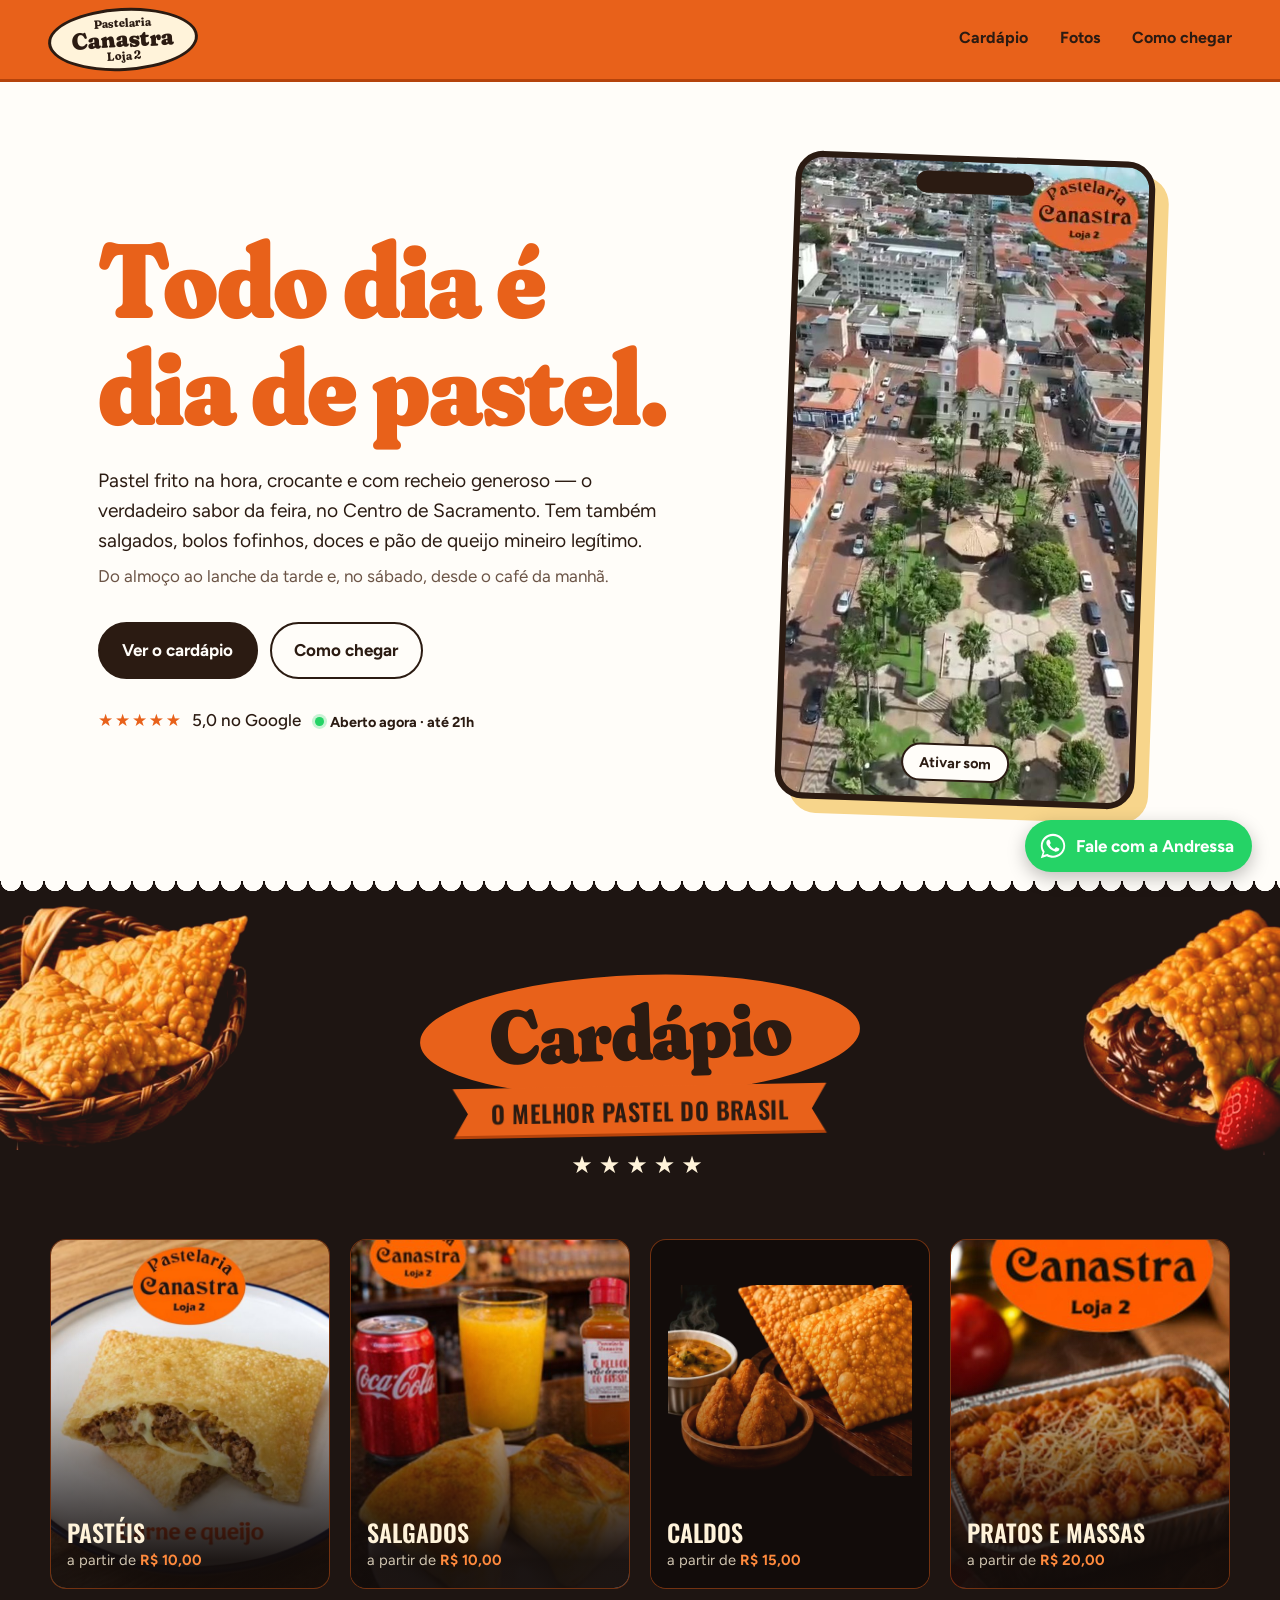
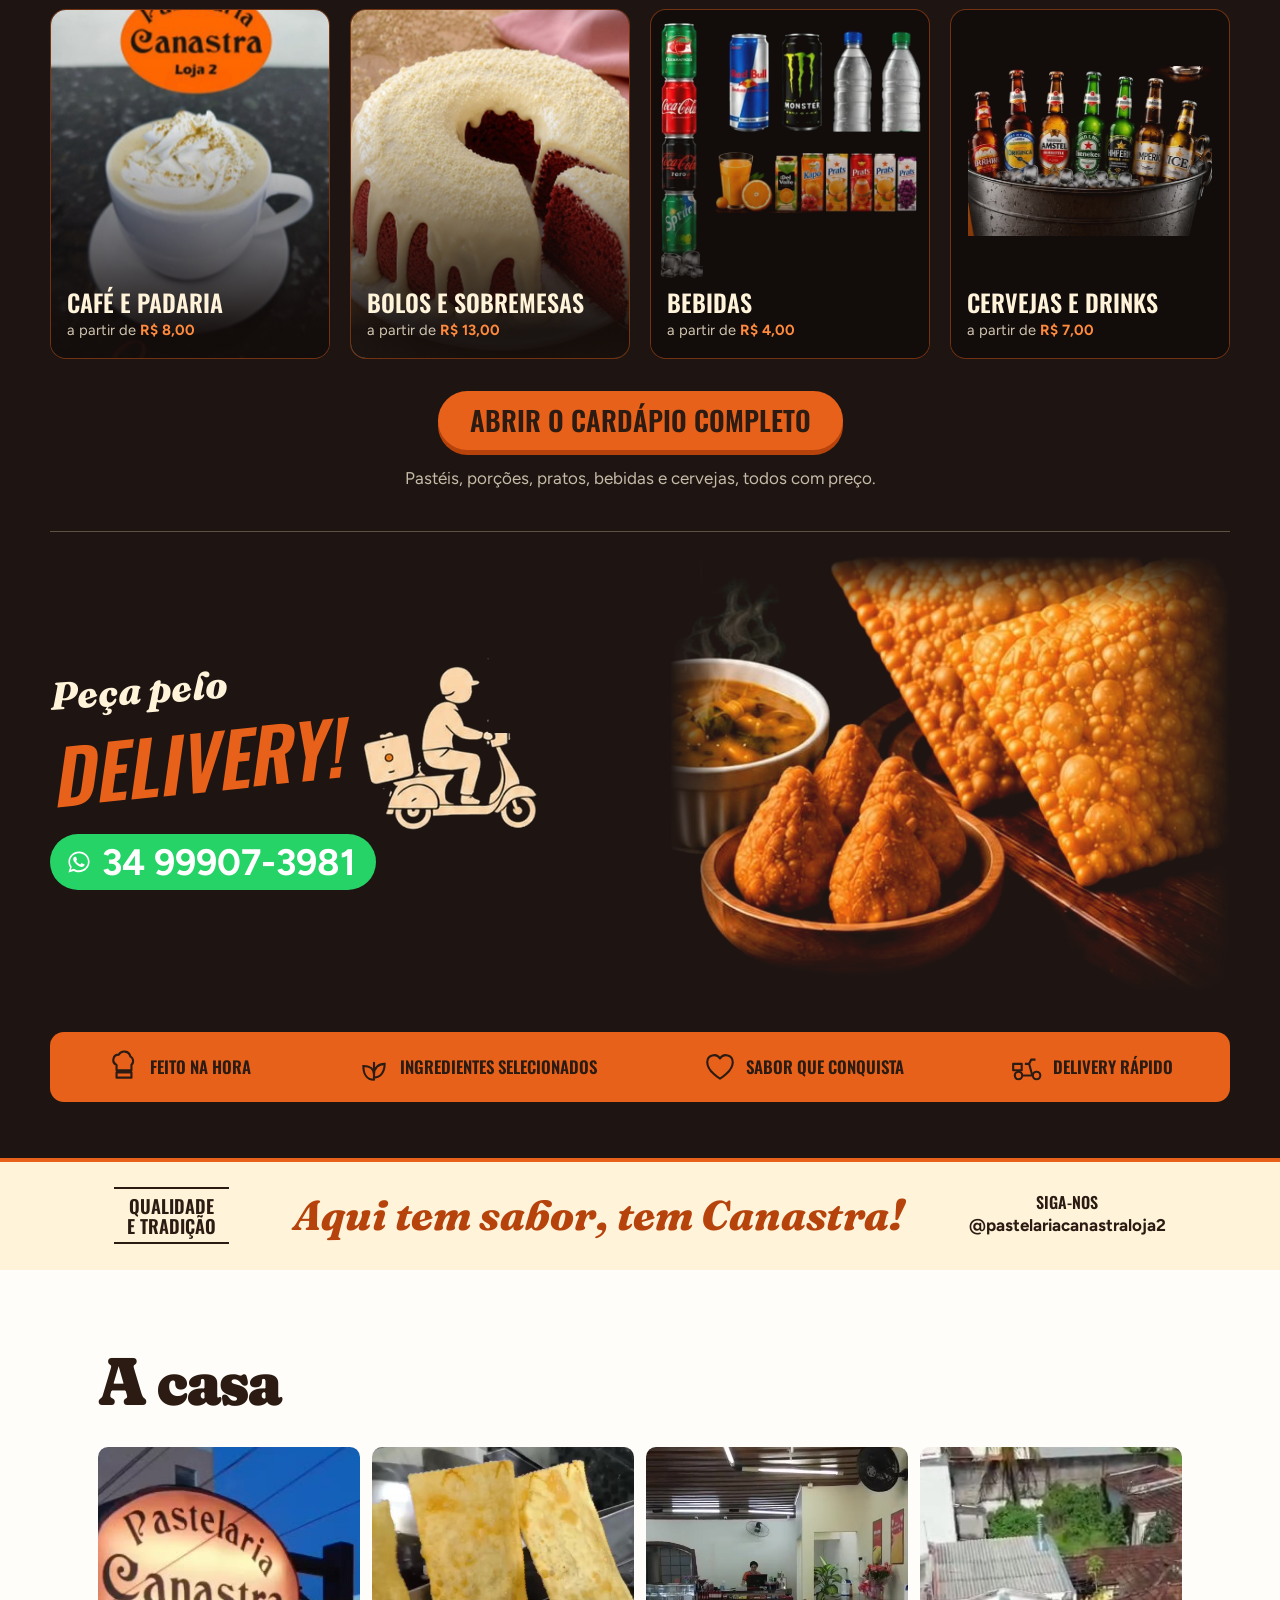
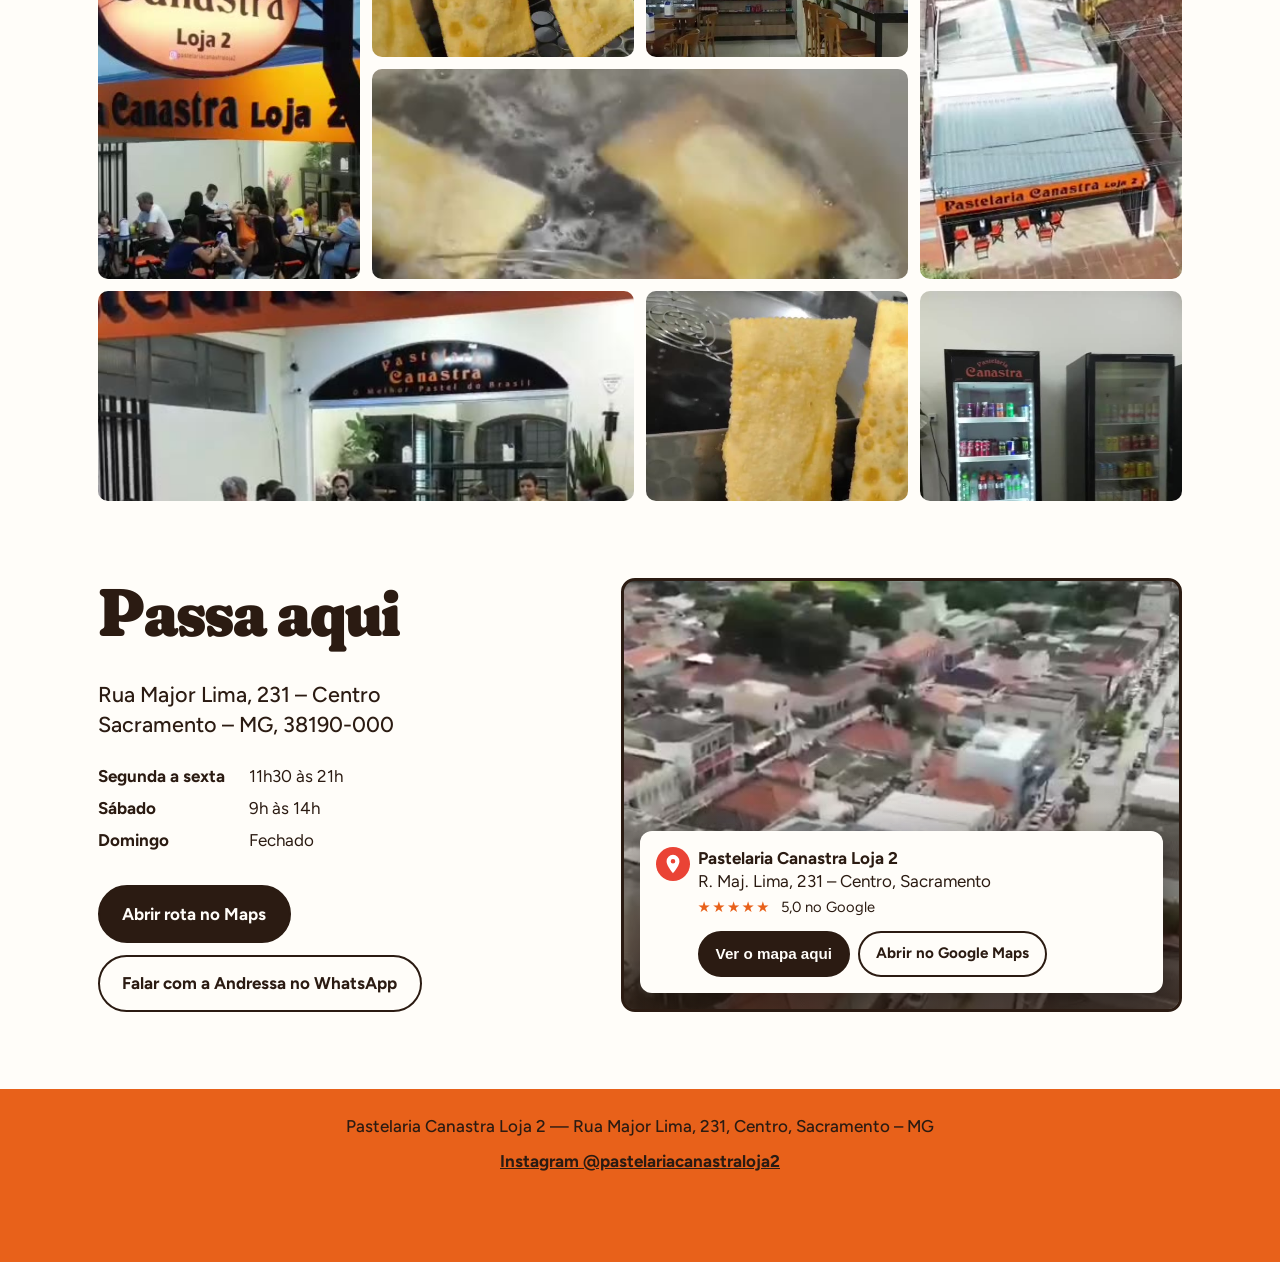
<file: index.html>
<!doctype html>
<html lang="pt-BR">
<head>
<meta charset="utf-8">
<meta name="viewport" content="width=device-width, initial-scale=1">
<title>Pastelaria Canastra Loja 2 · Sacramento – MG</title>
<meta name="description" content="Pastel frito na hora, salgados, bolos, doces e pão de queijo mineiro. Rua Major Lima, 231, Centro, Sacramento – MG.">
<meta property="og:title" content="Pastelaria Canastra Loja 2">
<meta property="og:description" content="Todo dia é dia de pastel! Rua Major Lima, 231, Centro, Sacramento – MG.">
<meta property="og:image" content="assets/img/fachada-placa.jpg">
<meta name="theme-color" content="#E8611A">
<link rel="preconnect" href="https://fonts.googleapis.com">
<link rel="preconnect" href="https://fonts.gstatic.com" crossorigin>
<link href="https://fonts.googleapis.com/css2?family=Fraunces:opsz,wght,SOFT@9..144,600..900,100&family=Figtree:wght@400;500;700&family=Oswald:wght@500;600&family=Fraunces:ital,opsz,wght@1,9..144,800&display=swap" rel="stylesheet">
<link rel="stylesheet" href="style.css">
</head>
<body>

<header class="fascia">
  <a class="brand" href="#inicio" aria-label="Pastelaria Canastra, início">
    <span class="oval"><span class="oval-small">Pastelaria</span>Canastra<span class="oval-small">Loja 2</span></span>
  </a>
  <nav aria-label="Seções">
    <a href="/cardapio">Cardápio</a>
    <a href="#fotos">Fotos</a>
    <a href="#visite">Como chegar</a>
  </nav>
</header>

<main id="inicio">

  <section class="hero">
    <div class="hero-text">
      <h1>Todo dia é dia de pastel.</h1>
      <p class="lede">Pastel frito na hora, crocante e com recheio generoso — o verdadeiro sabor da feira, no Centro de Sacramento. Tem também salgados, bolos fofinhos, doces e pão de queijo mineiro legítimo.</p>
      <p class="when">Do almoço ao lanche da tarde e, no sábado, desde o café da manhã.</p>
      <div class="actions">
        <a class="btn btn-primary" href="/cardapio">Ver o cardápio</a>
        <a class="btn btn-ghost" href="https://www.google.com/maps/dir/?api=1&destination=Pastelaria+Canastra+loja+02,+R.+Maj.+Lima,+231,+Sacramento+-+MG" target="_blank" rel="noopener">Como chegar</a>
      </div>
      <p class="rating"><span class="stars" aria-hidden="true">★★★★★</span> 5,0 no Google <span class="status" data-status></span></p>
    </div>
    <figure class="hero-video">
      <span class="notch" aria-hidden="true"></span>
      <video src="assets/video/pastelaria-canastra.mp4" poster="assets/img/poster.jpg" autoplay muted loop playsinline preload="metadata" aria-label="Vídeo da Pastelaria Canastra Loja 2"></video>
      <button class="sound" type="button" aria-pressed="false">Ativar som</button>
    </figure>
  </section>

  <div class="crimp" aria-hidden="true"></div>

  <section class="menu" id="cardapio">
    <img class="corner corner-l deco" src="assets/img/deco-cesta.jpg" alt="" aria-hidden="true">
    <img class="corner corner-r deco" src="assets/img/deco-pastel-nutella.jpg" alt="" aria-hidden="true">
    <div class="menu-head">
      <h2>Cardápio</h2>
      <p class="ribbon">O melhor pastel do Brasil</p>
      <p class="menu-stars" aria-label="5 estrelas">★★★★★</p>
    </div>

    <div class="tiles">
      <a class="tile" href="/cardapio#pasteis">
        <img src="assets/img/pastel-carne-queijo.jpg" alt="Pastel de carne e queijo aberto, com queijo derretido" loading="lazy">
        <span class="tile-nome">Pastéis</span>
        <span class="tile-preco">a partir de <b>R$ 10,00</b></span>
      </a>
      <a class="tile" href="/cardapio#salgados">
        <img src="assets/img/esfirras.jpg" alt="Esfirras com refrigerante e suco" loading="lazy">
        <span class="tile-nome">Salgados</span>
        <span class="tile-preco">a partir de <b>R$ 10,00</b></span>
      </a>
      <a class="tile tile-deco" href="/cardapio#caldos">
        <img src="assets/img/deco-mesa.jpg" alt="Caldo, coxinhas e pastéis na mesa" loading="lazy">
        <span class="tile-nome">Caldos</span>
        <span class="tile-preco">a partir de <b>R$ 15,00</b></span>
      </a>
      <a class="tile" href="/cardapio#pratos">
        <img src="assets/img/inhoque-bolonhesa.jpg" alt="Travessa de inhoque à bolonhesa" loading="lazy">
        <span class="tile-nome">Pratos e massas</span>
        <span class="tile-preco">a partir de <b>R$ 20,00</b></span>
      </a>
      <a class="tile" href="/cardapio#cafe">
        <img src="assets/img/cappuccino.jpg" alt="Cappuccino com chantilly" loading="lazy">
        <span class="tile-nome">Café e padaria</span>
        <span class="tile-preco">a partir de <b>R$ 8,00</b></span>
      </a>
      <a class="tile" href="/cardapio#doces">
        <img src="assets/img/bolo-red-velvet.jpg" alt="Bolo Red Velvet com cobertura de chocolate branco" loading="lazy">
        <span class="tile-nome">Bolos e sobremesas</span>
        <span class="tile-preco">a partir de <b>R$ 13,00</b></span>
      </a>
      <a class="tile tile-deco tile-full" href="/cardapio#bebidas">
        <img src="assets/img/tile-bebidas.jpg" alt="Sucos e caixinhas de suco" loading="lazy">
        <span class="tile-nome">Bebidas</span>
        <span class="tile-preco">a partir de <b>R$ 4,00</b></span>
      </a>
      <a class="tile tile-deco" href="/cardapio#cervejas">
        <img src="assets/img/deco-balde.jpg" alt="Balde de cervejas com gelo" loading="lazy">
        <span class="tile-nome">Cervejas e drinks</span>
        <span class="tile-preco">a partir de <b>R$ 7,00</b></span>
      </a>
    </div>

    <div class="menu-cta">
      <a class="btn-cardapio" href="/cardapio">Abrir o cardápio completo</a>
      <p>Pastéis, porções, pratos, bebidas e cervejas, todos com preço.</p>
    </div>

    <div class="delivery-band">
      <a class="delivery" href="https://wa.me/5534999073981?text=Ol%C3%A1!%20Quero%20fazer%20um%20pedido%20pelo%20delivery." target="_blank" rel="noopener">
        <span class="delivery-pre">Peça pelo</span>
        <span class="delivery-big">Delivery!</span>
        <img class="moto deco" src="assets/img/deco-moto.png" alt="" aria-hidden="true">
        <span class="delivery-num"><svg viewBox="0 0 32 32" width="26" height="26" aria-hidden="true"><path fill="currentColor" d="M16 3C8.8 3 3 8.7 3 15.8c0 2.5.7 4.9 2 6.9L3 29l6.5-2c1.9 1 4.1 1.6 6.5 1.6 7.2 0 13-5.7 13-12.8S23.2 3 16 3zm0 23.3c-2.1 0-4.1-.6-5.8-1.7l-.4-.2-3.9 1.2 1.2-3.7-.3-.4c-1.2-1.7-1.8-3.7-1.8-5.7C5 9.9 9.9 5.2 16 5.2s11 4.7 11 10.6-4.9 10.5-11 10.5zm6-7.8c-.3-.2-2-1-2.3-1.1-.3-.1-.5-.2-.8.2l-1 1.3c-.2.2-.4.2-.7.1-.3-.2-1.4-.5-2.7-1.7-1-.9-1.7-2-1.9-2.3-.2-.3 0-.5.1-.7l.5-.6.3-.6c.1-.2 0-.4 0-.6l-1-2.5c-.3-.7-.6-.6-.8-.6h-.7c-.2 0-.6.1-.9.4-.3.3-1.2 1.1-1.2 2.8s1.2 3.2 1.4 3.5c.2.2 2.4 3.6 5.8 5 .8.3 1.4.5 1.9.7.8.3 1.6.2 2.2.1.7-.1 2-.8 2.3-1.6.3-.8.3-1.5.2-1.6-.1-.2-.3-.3-.7-.4z"/></svg>34 99907-3981</span>
      </a>
      <img class="mesa deco" src="assets/img/deco-mesa.jpg" alt="" aria-hidden="true">
    </div>

    <ul class="selos">
      <li><svg viewBox="0 0 32 32" aria-hidden="true"><path d="M9 14a5 5 0 0 1 2-9.6A6 6 0 0 1 22 6a5 5 0 0 1 1 8v5H9zM9 21h14v5H9z" fill="none" stroke="currentColor" stroke-width="2" stroke-linejoin="round"/></svg>Feito na hora</li>
      <li><svg viewBox="0 0 32 32" aria-hidden="true"><path d="M16 28V12M16 28c-7 0-10-6-10-13 6 0 10 3 10 8M16 23c0-6 4-10 10-10 0 8-4 13-10 13" fill="none" stroke="currentColor" stroke-width="2" stroke-linecap="round"/></svg>Ingredientes selecionados</li>
      <li><svg viewBox="0 0 32 32" aria-hidden="true"><path d="M16 27S4 20 4 11.5A6.5 6.5 0 0 1 16 8a6.5 6.5 0 0 1 12 3.5C28 20 16 27 16 27z" fill="none" stroke="currentColor" stroke-width="2" stroke-linejoin="round"/></svg>Sabor que conquista</li>
      <li><svg viewBox="0 0 32 32" aria-hidden="true"><circle cx="8" cy="24" r="3.5" fill="none" stroke="currentColor" stroke-width="2"/><circle cx="25" cy="24" r="3.5" fill="none" stroke="currentColor" stroke-width="2"/><path d="M11.5 24h10M3 13h8v6H3zM21 24l-3-11h-4M18 13l2-4h4" fill="none" stroke="currentColor" stroke-width="2" stroke-linejoin="round"/></svg>Delivery rápido</li>
    </ul>
  </section>

  <div class="slogan-band">
    <p class="seal">Qualidade<br>e tradição</p>
    <p class="slogan">Aqui tem sabor, tem Canastra!</p>
    <a class="follow" href="https://www.instagram.com/pastelariacanastraloja2/" target="_blank" rel="noopener"><span>Siga-nos</span>@pastelariacanastraloja2</a>
  </div>

  <section class="photos" id="fotos">
    <h2>A casa</h2>
    <div class="gallery">
      <figure class="ga"><img src="assets/img/fachada-placa.jpg" alt="Placa oval da Pastelaria Canastra Loja 2 e mesas na calçada à noite" loading="lazy"></figure>
      <figure class="gb"><img src="assets/img/pastel-crocante.jpg" alt="Dois pastéis dourados e crocantes recém-saídos do óleo" loading="lazy"></figure>
      <figure class="gc"><img src="assets/img/balcao.jpg" alt="Balcão e vitrine de salgados e doces" loading="lazy"></figure>
      <figure class="gd"><img src="assets/img/fachada-drone.jpg" alt="Vista de cima da fachada laranja da pastelaria" loading="lazy"></figure>
      <figure class="ge"><img src="assets/img/fritura.jpg" alt="Pastéis fritando no tacho" loading="lazy"></figure>
      <figure class="gf"><img src="assets/img/salao.jpg" alt="Salão com clientes sentados nas mesas" loading="lazy"></figure>
      <figure class="gg"><img src="assets/img/pastel-saindo.jpg" alt="Pastel sendo tirado do óleo" loading="lazy"></figure>
      <figure class="gh"><img src="assets/img/bebidas.jpg" alt="Geladeiras com bebidas geladas" loading="lazy"></figure>
    </div>
  </section>

  <section class="visit" id="visite">
    <div class="visit-info">
      <h2>Passa aqui</h2>
      <address>
        Rua Major Lima, 231 – Centro<br>
        Sacramento – MG, 38190-000
      </address>
      <dl class="hours">
        <dt>Segunda a sexta</dt><dd>11h30 às 21h</dd>
        <dt>Sábado</dt><dd>9h às 14h</dd>
        <dt>Domingo</dt><dd>Fechado</dd>
      </dl>
      <div class="actions">
        <a class="btn btn-primary" href="https://www.google.com/maps/dir/?api=1&destination=Pastelaria+Canastra+loja+02,+R.+Maj.+Lima,+231,+Sacramento+-+MG" target="_blank" rel="noopener">Abrir rota no Maps</a>
        <a class="btn btn-ghost" href="https://wa.me/553491294309?text=Ol%C3%A1%2C%20Andressa!%20Vim%20pelo%20site%20da%20Pastelaria%20Canastra." target="_blank" rel="noopener">Falar com a Andressa no WhatsApp</a>
      </div>
    </div>
    <div class="map" id="mapa">
      <video class="map-video" src="assets/video/drone-centro.mp4" poster="assets/img/drone-centro.jpg" autoplay muted loop playsinline preload="metadata" aria-hidden="true"></video>
      <div class="map-card">
        <span class="pin" aria-hidden="true"><svg viewBox="0 0 24 24" width="22" height="22"><path fill="currentColor" d="M12 2a7 7 0 0 0-7 7c0 5.2 7 13 7 13s7-7.8 7-13a7 7 0 0 0-7-7zm0 9.5A2.5 2.5 0 1 1 12 6.5a2.5 2.5 0 0 1 0 5z"/></svg></span>
        <p><strong>Pastelaria Canastra Loja 2</strong><br>R. Maj. Lima, 231 – Centro, Sacramento</p>
        <p class="map-nota"><span class="stars" aria-hidden="true">★★★★★</span> 5,0 no Google</p>
        <div class="map-acoes">
          <button class="btn btn-primary" type="button" id="carregar-mapa">Ver o mapa aqui</button>
          <a class="btn btn-ghost" href="https://www.google.com/maps/search/?api=1&query=Pastelaria+Canastra+loja+02,+R.+Maj.+Lima,+231,+Sacramento+-+MG" target="_blank" rel="noopener">Abrir no Google Maps</a>
        </div>
      </div>
    </div>
  </section>

</main>

<a class="wa-float" href="https://wa.me/553491294309?text=Ol%C3%A1%2C%20Andressa!%20Vim%20pelo%20site%20da%20Pastelaria%20Canastra." target="_blank" rel="noopener" aria-label="Falar com a Andressa no WhatsApp">
  <svg viewBox="0 0 32 32" width="30" height="30" aria-hidden="true"><path fill="currentColor" d="M16 3C8.8 3 3 8.7 3 15.8c0 2.5.7 4.9 2 6.9L3 29l6.5-2c1.9 1 4.1 1.6 6.5 1.6 7.2 0 13-5.7 13-12.8S23.2 3 16 3zm0 23.3c-2.1 0-4.1-.6-5.8-1.7l-.4-.2-3.9 1.2 1.2-3.7-.3-.4c-1.2-1.7-1.8-3.7-1.8-5.7C5 9.9 9.9 5.2 16 5.2s11 4.7 11 10.6-4.9 10.5-11 10.5zm6-7.8c-.3-.2-2-1-2.3-1.1-.3-.1-.5-.2-.8.2l-1 1.3c-.2.2-.4.2-.7.1-.3-.2-1.4-.5-2.7-1.7-1-.9-1.7-2-1.9-2.3-.2-.3 0-.5.1-.7l.5-.6.3-.6c.1-.2 0-.4 0-.6l-1-2.5c-.3-.7-.6-.6-.8-.6h-.7c-.2 0-.6.1-.9.4-.3.3-1.2 1.1-1.2 2.8s1.2 3.2 1.4 3.5c.2.2 2.4 3.6 5.8 5 .8.3 1.4.5 1.9.7.8.3 1.6.2 2.2.1.7-.1 2-.8 2.3-1.6.3-.8.3-1.5.2-1.6-.1-.2-.3-.3-.7-.4z"/></svg>
  <span>Fale com a Andressa</span>
</a>

<footer>
  <p>Pastelaria Canastra Loja 2 — Rua Major Lima, 231, Centro, Sacramento – MG</p>
  <p class="social"><a href="https://www.instagram.com/pastelariacanastraloja2/" target="_blank" rel="noopener">Instagram @pastelariacanastraloja2</a></p>
</footer>

<script src="assets/horario.js"></script>
<script>
  const v = document.querySelector('.hero-video video');
  const b = document.querySelector('.sound');
  b.addEventListener('click', () => {
    v.muted = !v.muted;
    if (!v.muted) { v.currentTime = 0; v.play(); }
    b.setAttribute('aria-pressed', String(!v.muted));
    b.textContent = v.muted ? 'Ativar som' : 'Desativar som';
  });
  if (matchMedia('(prefers-reduced-motion: reduce)').matches) { v.removeAttribute('autoplay'); v.pause(); v.controls = true; }
  document.getElementById('carregar-mapa').addEventListener('click', function () {
    var box = document.getElementById('mapa');
    box.innerHTML = '<iframe title="Mapa: Pastelaria Canastra Loja 2" src="https://www.google.com/maps?q=Pastelaria+Canastra+loja+02,+R.+Maj.+Lima,+231+-+Centro,+Sacramento+-+MG&output=embed" referrerpolicy="no-referrer-when-downgrade" allowfullscreen></iframe>';
    box.classList.add('map-on');
  });
</script>
</body>
</html>
</file>
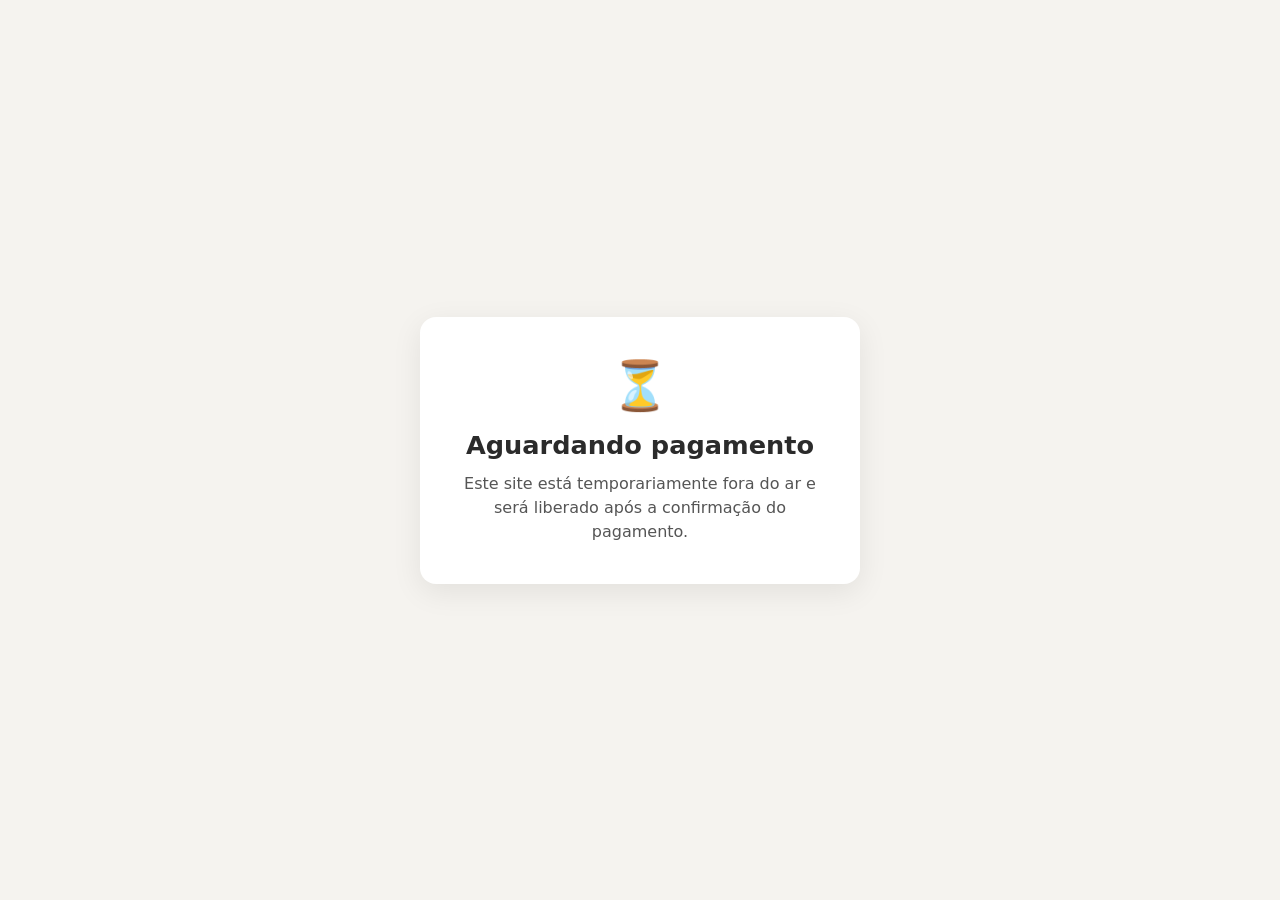
<file: aguardando.html>
<!DOCTYPE html>
<html lang="pt-BR">
<head>
  <meta charset="UTF-8">
  <meta name="viewport" content="width=device-width, initial-scale=1.0">
  <meta name="robots" content="noindex">
  <title>Aguardando pagamento</title>
  <style>
    * { box-sizing: border-box; margin: 0; padding: 0; }
    body {
      min-height: 100vh;
      display: flex;
      align-items: center;
      justify-content: center;
      padding: 24px;
      font-family: system-ui, -apple-system, "Segoe UI", Roboto, sans-serif;
      background: #f5f3ef;
      color: #2b2b2b;
      text-align: center;
    }
    .card {
      max-width: 440px;
      background: #fff;
      border-radius: 16px;
      padding: 40px 32px;
      box-shadow: 0 8px 30px rgba(0,0,0,.08);
    }
    .icon { font-size: 48px; margin-bottom: 16px; }
    h1 { font-size: 1.6rem; margin-bottom: 12px; }
    p { line-height: 1.5; color: #555; }
  </style>
</head>
<body>
  <main class="card">
    <div class="icon" aria-hidden="true">⏳</div>
    <h1>Aguardando pagamento</h1>
    <p>Este site está temporariamente fora do ar e será liberado após a confirmação do pagamento.</p>
  </main>
</body>
</html>
</file>
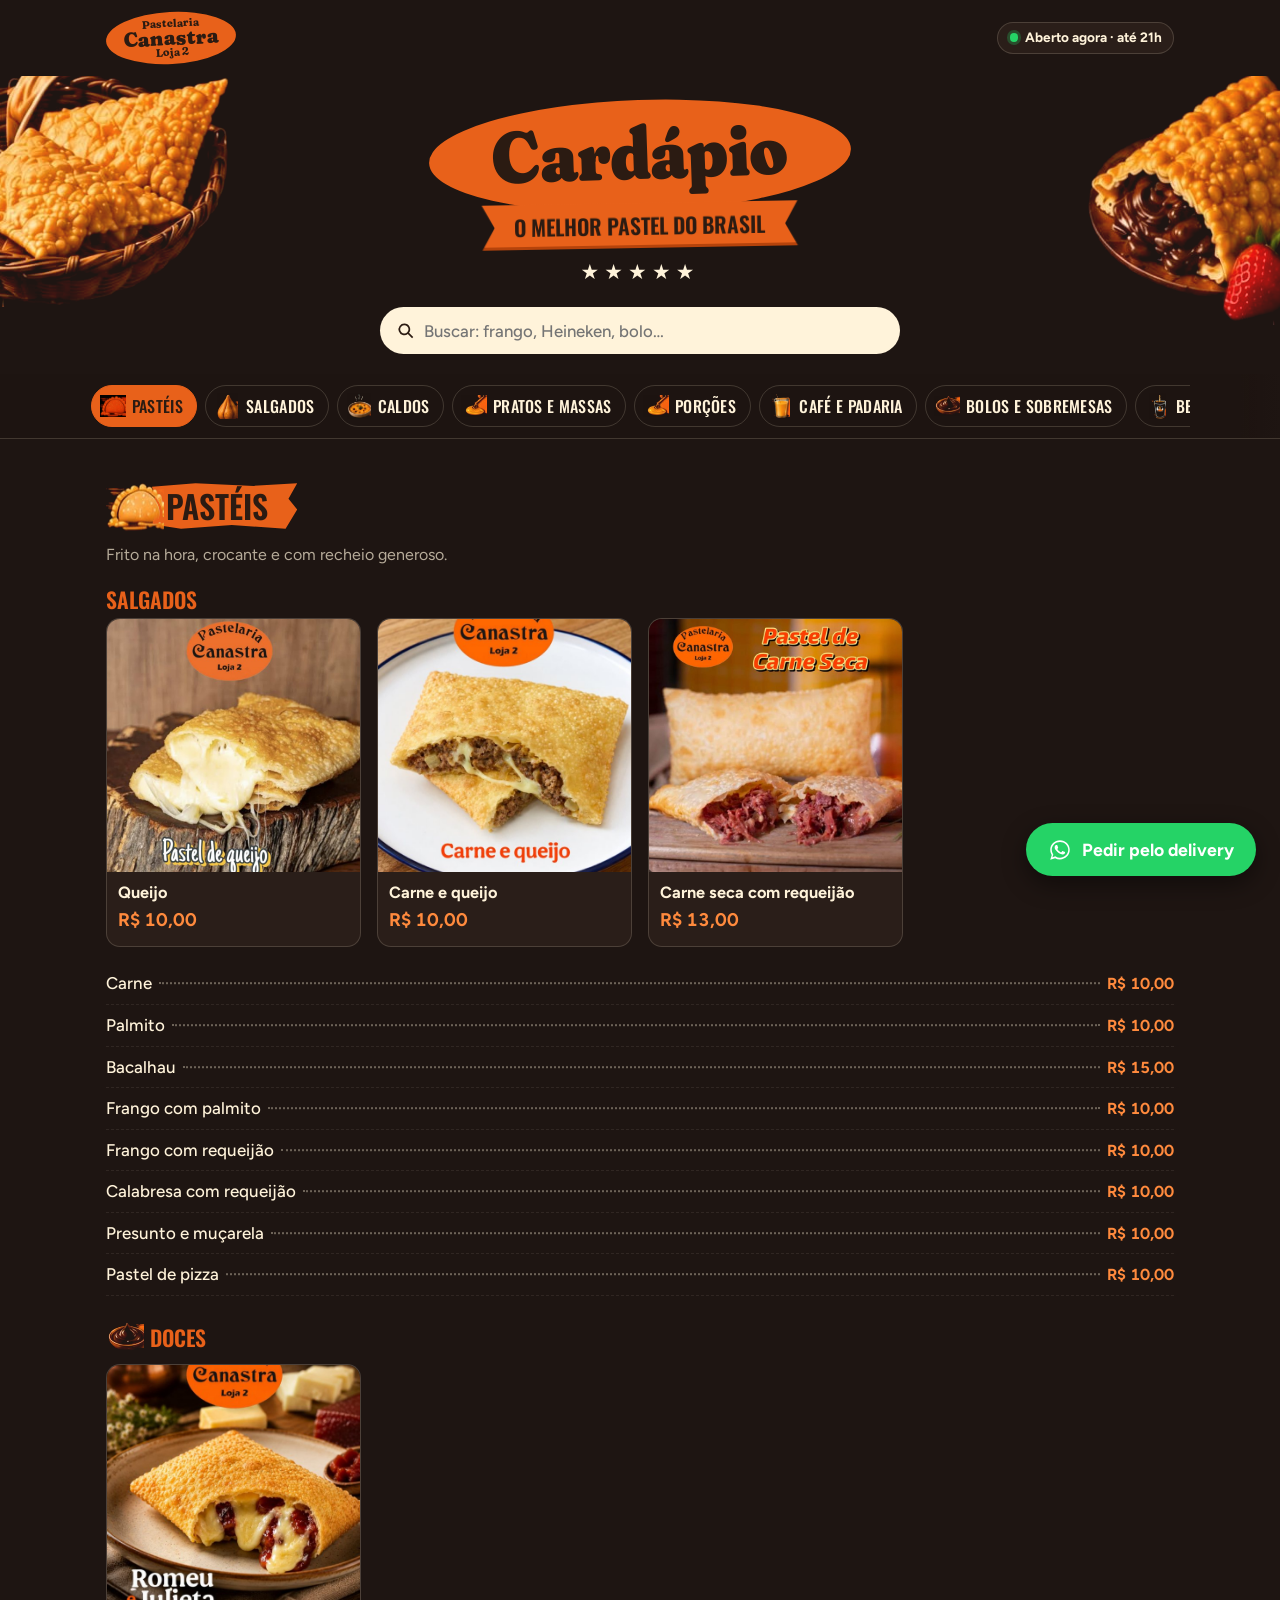
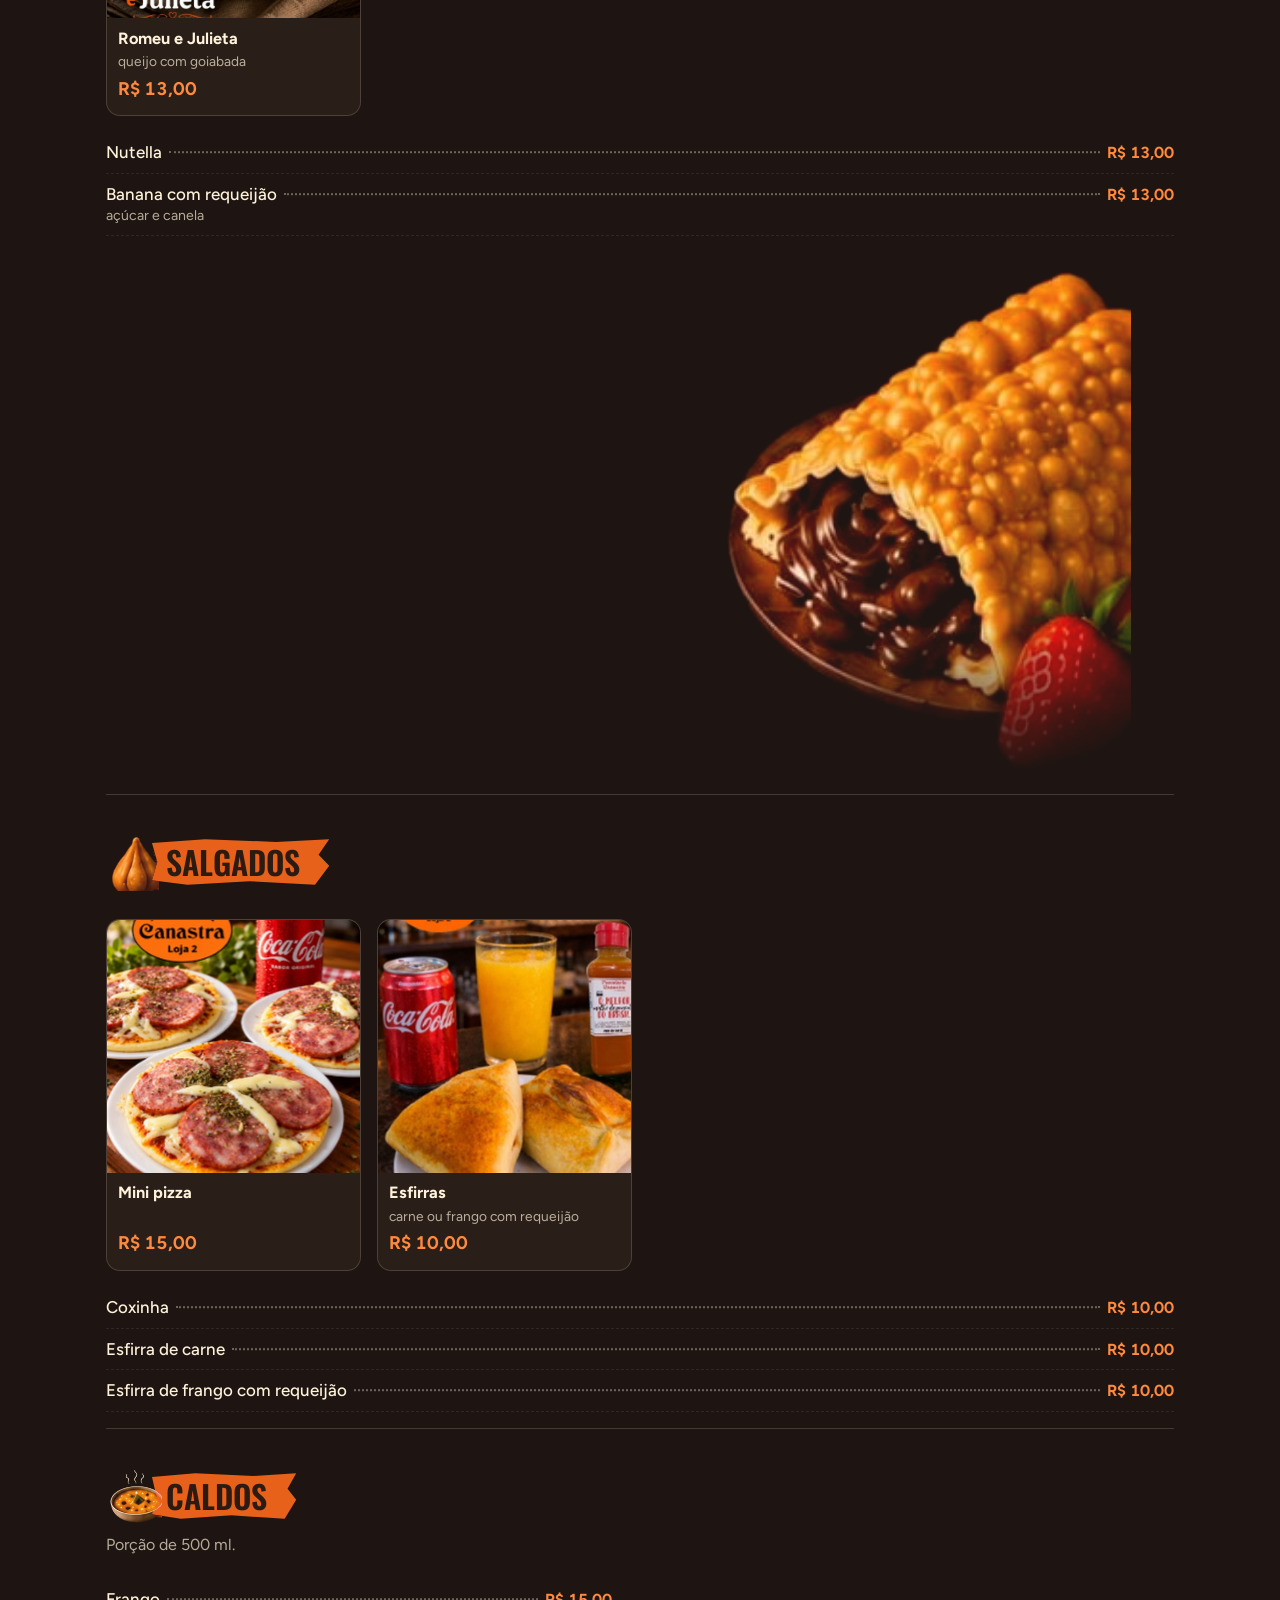
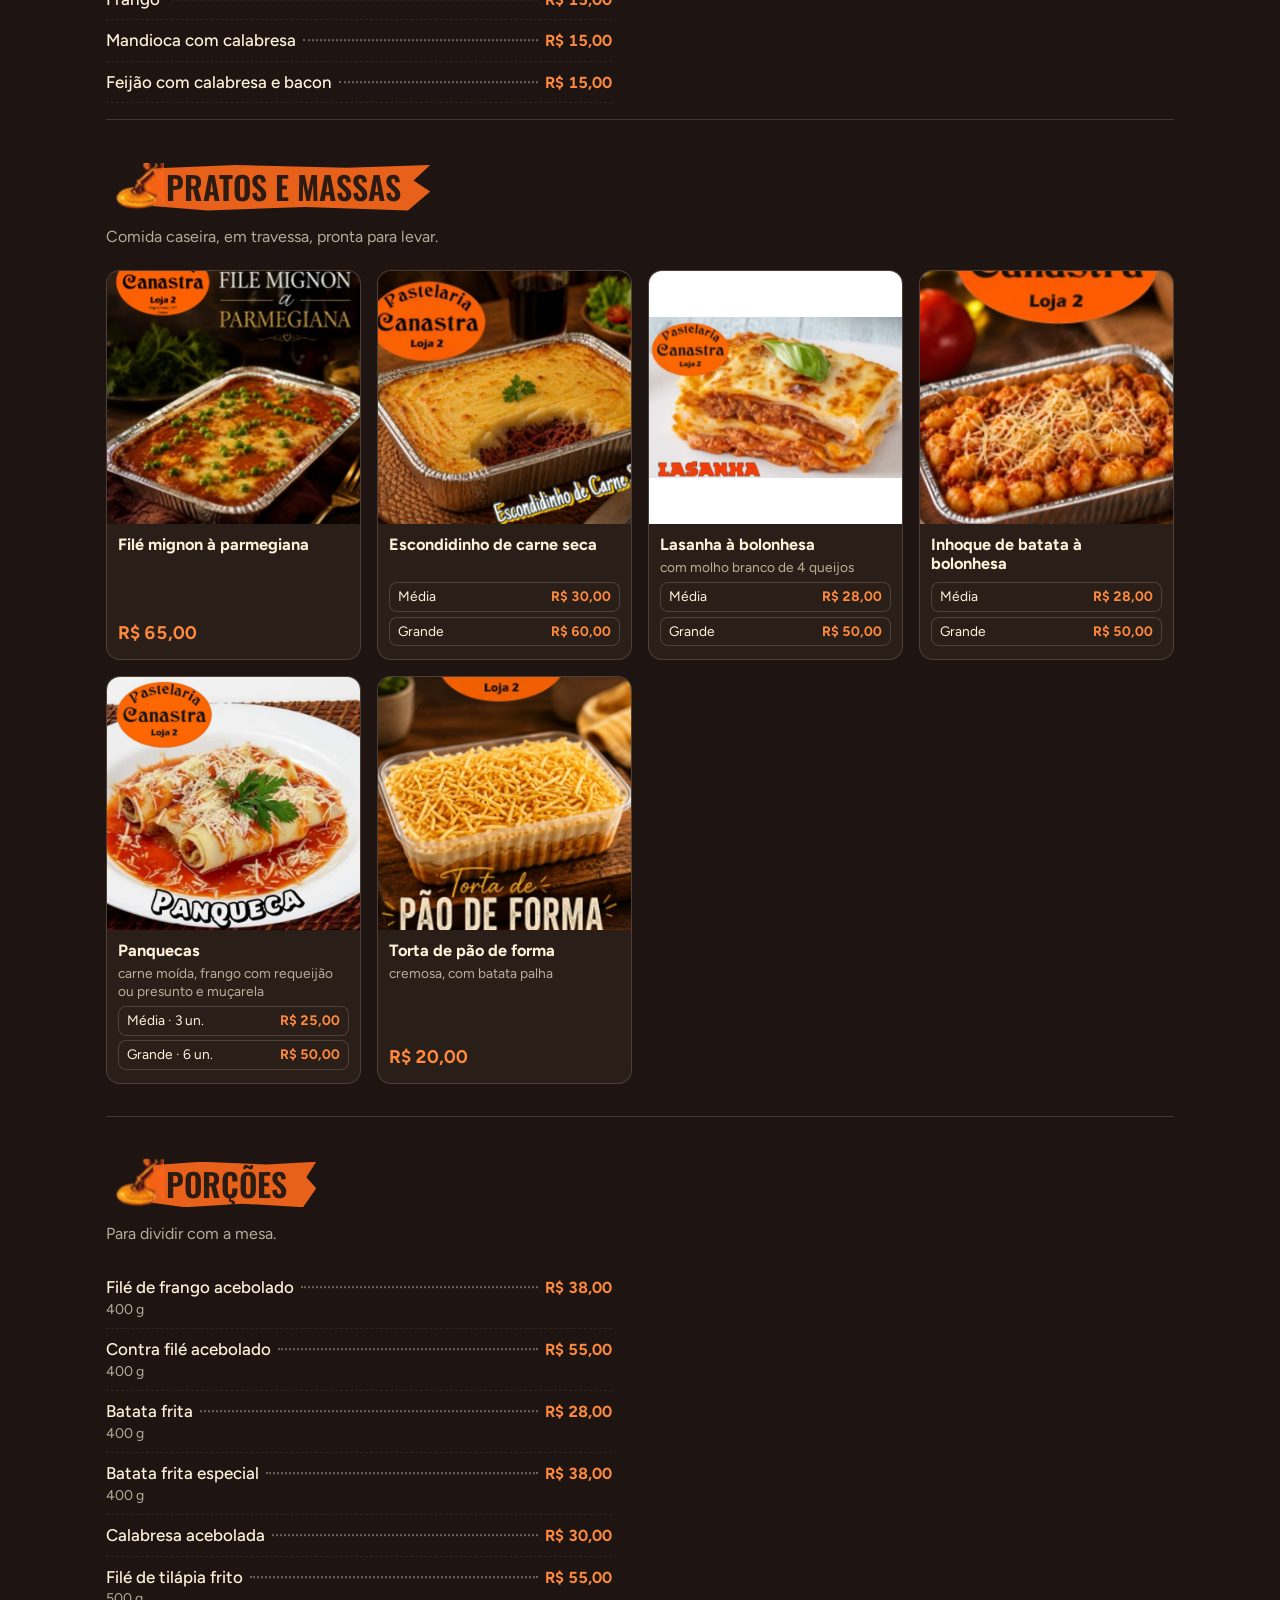
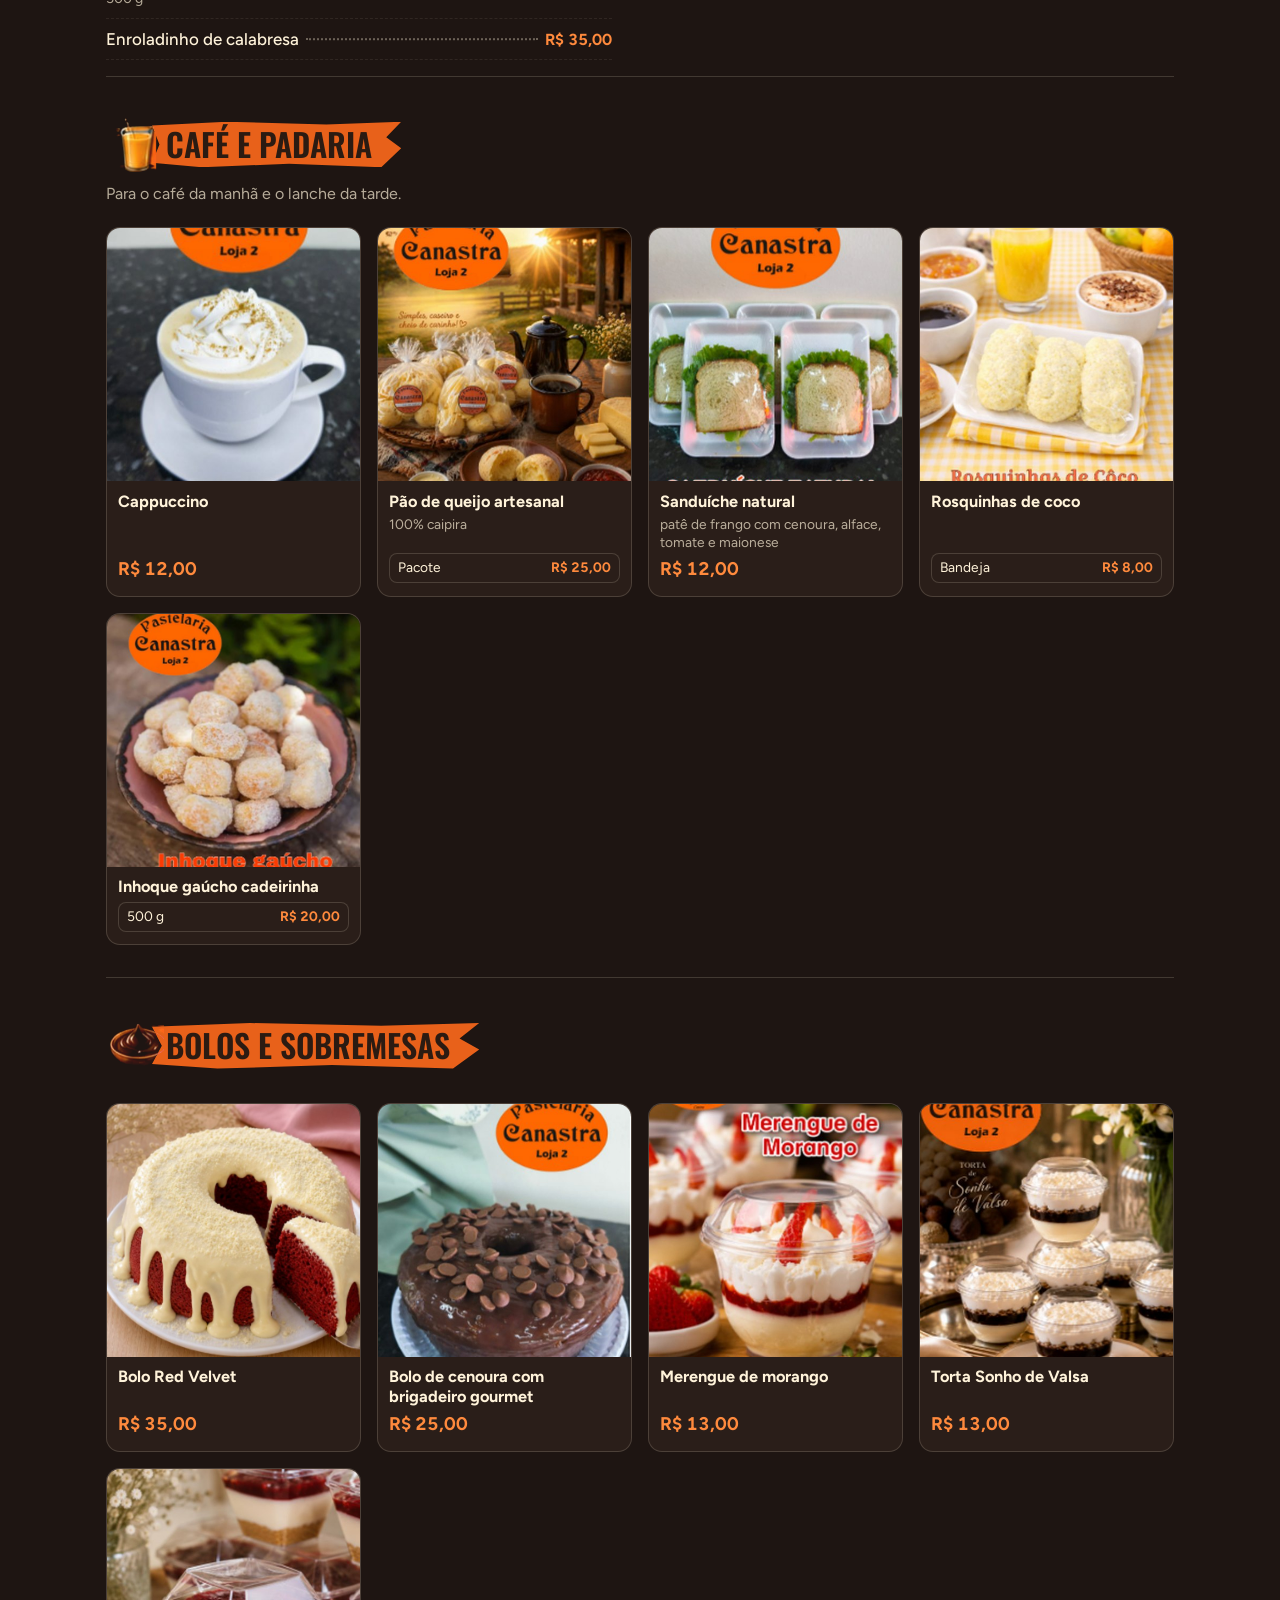
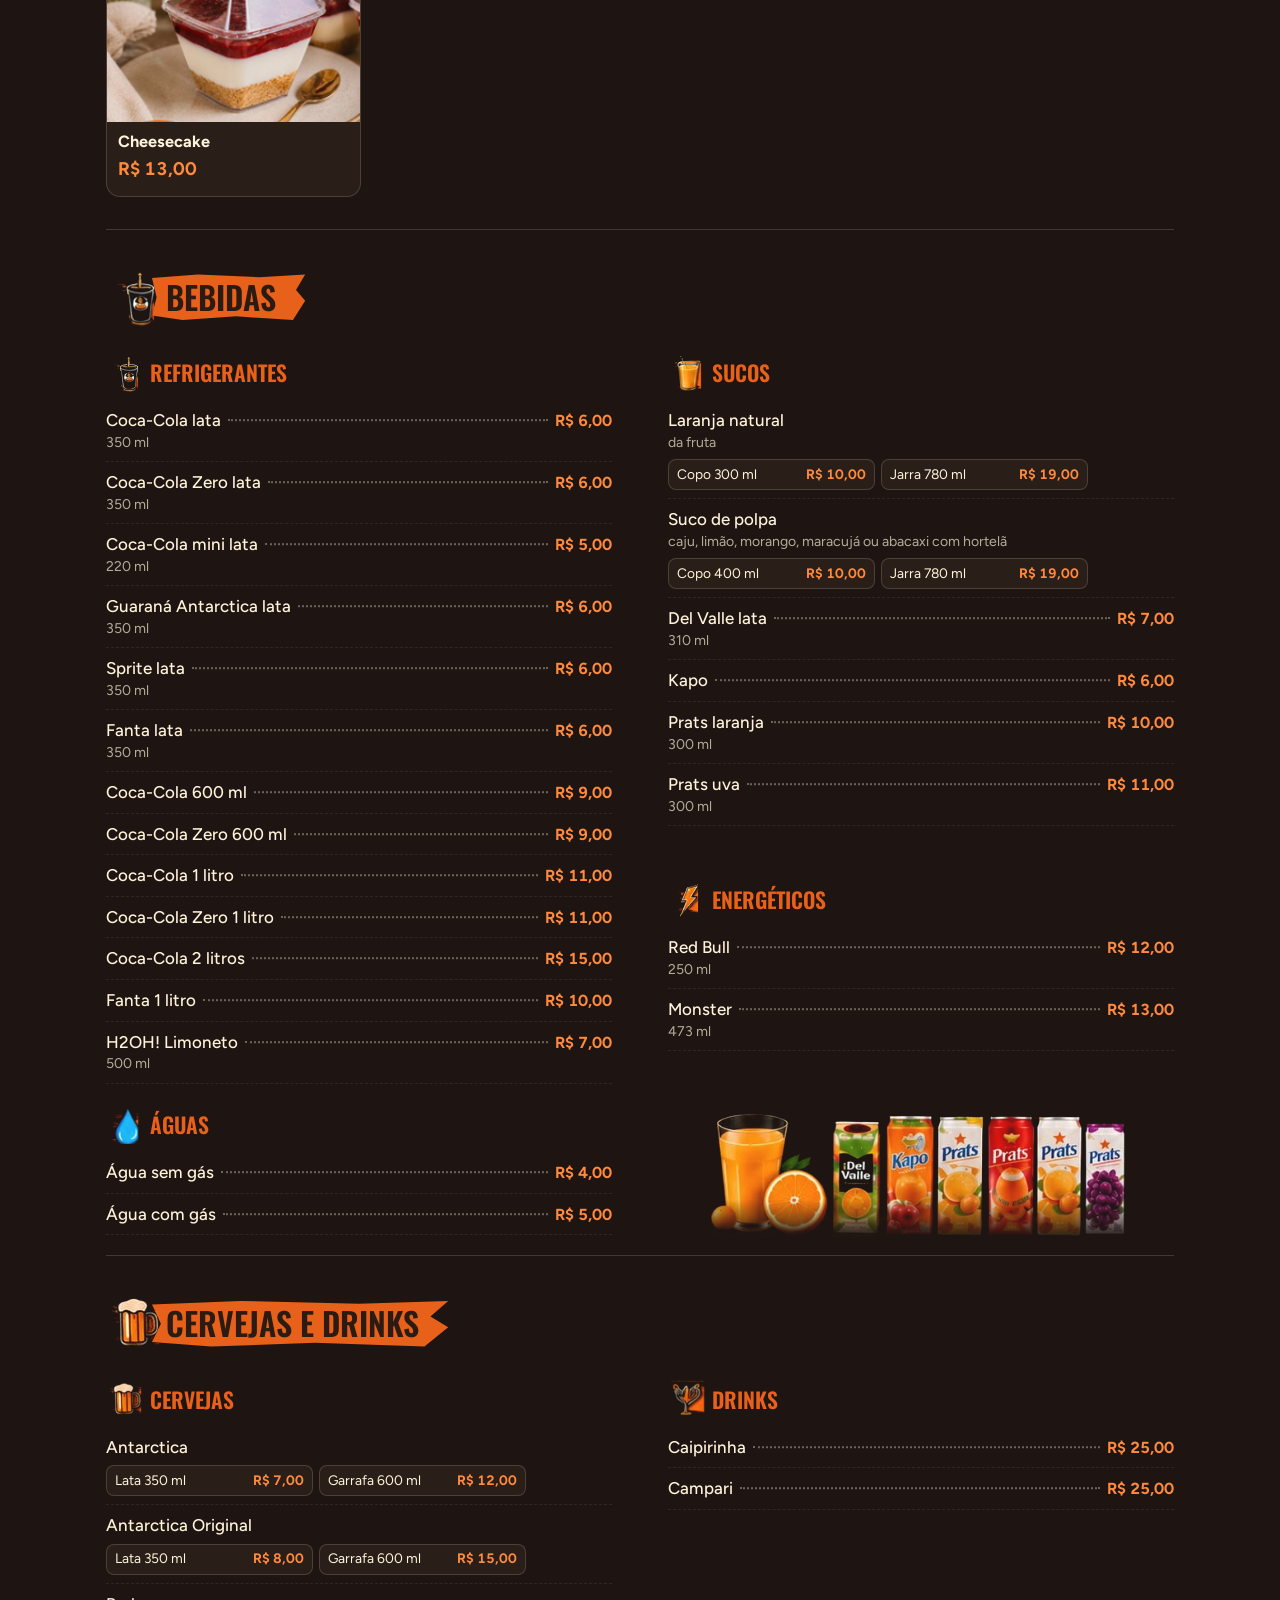
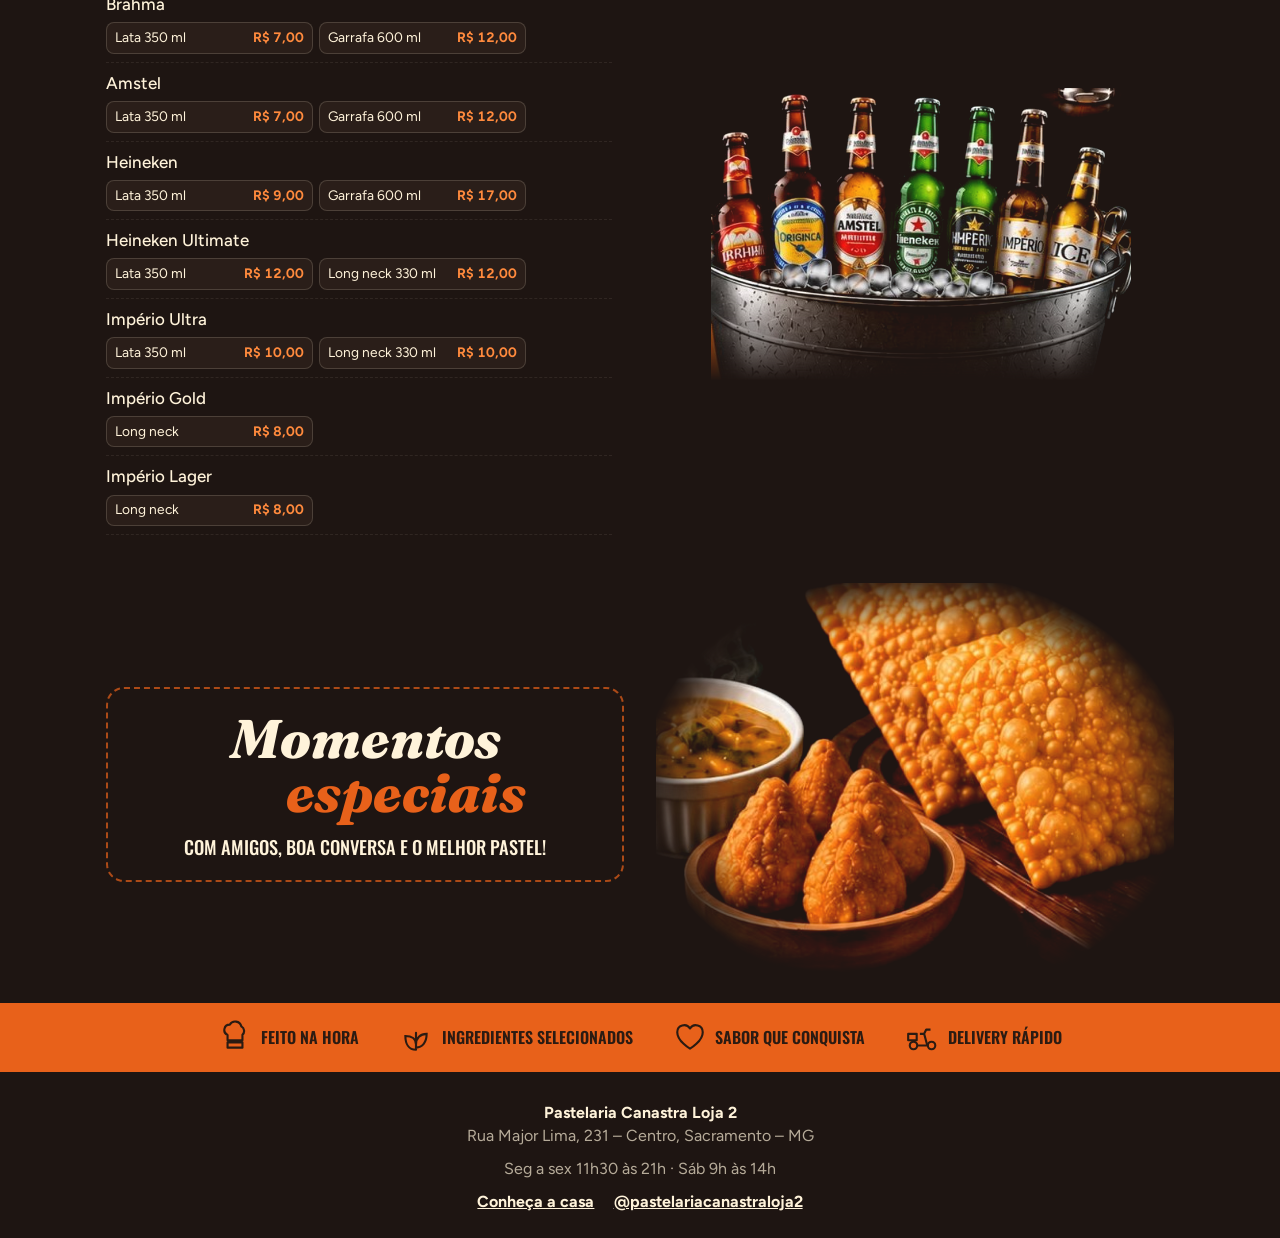
<file: cardapio.html>
<!doctype html>
<html lang="pt-BR">
<head>
<meta charset="utf-8">
<meta name="viewport" content="width=device-width, initial-scale=1, viewport-fit=cover">
<title>Cardápio · Pastelaria Canastra Loja 2</title>
<meta name="description" content="Cardápio da Pastelaria Canastra Loja 2: pastéis, salgados, caldos, pratos, porções, bolos, bebidas e cervejas. Rua Major Lima, 231, Sacramento – MG.">
<meta property="og:title" content="Cardápio · Pastelaria Canastra Loja 2">
<meta property="og:description" content="O melhor pastel do Brasil. Veja o cardápio completo com preços.">
<meta property="og:image" content="assets/img/pastel-crocante.jpg">
<meta name="theme-color" content="#1E1512">
<link rel="preconnect" href="https://fonts.googleapis.com">
<link rel="preconnect" href="https://fonts.gstatic.com" crossorigin>
<link href="https://fonts.googleapis.com/css2?family=Fraunces:ital,opsz,wght,SOFT@0,9..144,600..900,100;1,9..144,800,0&family=Figtree:wght@400;500;700&family=Oswald:wght@500;600&display=swap" rel="stylesheet">
<link rel="stylesheet" href="assets/cardapio.css">
</head>
<body>

<header class="topo">
  <a class="oval" href="/" aria-label="Pastelaria Canastra Loja 2 — ir para o site"><span>Pastelaria</span>Canastra<span>Loja 2</span></a>
  <div class="topo-info">
    <p class="status" data-status>Seg a sex 11h30–21h · Sáb 9h–14h</p>
    <p class="mesa" hidden></p>
  </div>
</header>

<section class="abre">
  <img class="abre-l deco" src="assets/img/deco-cesta.jpg" alt="" aria-hidden="true">
  <img class="abre-r deco" src="assets/img/deco-pastel-nutella.jpg" alt="" aria-hidden="true">
  <h1>Cardápio</h1>
  <p class="ribbon">O melhor pastel do Brasil</p>
  <p class="stars" aria-label="Nota 5 de 5">★★★★★</p>
  <label class="busca">
    <span class="sr">Buscar no cardápio</span>
    <svg viewBox="0 0 24 24" width="20" height="20" aria-hidden="true"><path fill="currentColor" d="M10 3a7 7 0 0 1 5.6 11.2l5.1 5.1-1.4 1.4-5.1-5.1A7 7 0 1 1 10 3zm0 2a5 5 0 1 0 0 10 5 5 0 0 0 0-10z"/></svg>
    <input id="busca" type="search" placeholder="Buscar: frango, Heineken, bolo…" autocomplete="off" enterkeyhint="search">
  </label>
</section>

<nav class="abas" aria-label="Categorias do cardápio">
  <div class="abas-trilho" id="abas"></div>
</nav>

<main id="cardapio">
  <noscript><p class="vazio">Ative o JavaScript para ver o cardápio, ou peça o cardápio impresso no balcão.</p></noscript>
</main>
<p class="vazio" id="vazio" hidden></p>

<section class="momentos">
  <div class="momentos-txt">
    <p class="m-1">Momentos</p>
    <p class="m-2">especiais</p>
    <p class="m-3">com amigos, boa conversa e o melhor pastel!</p>
  </div>
  <img class="deco momentos-img" src="assets/img/deco-mesa.jpg" alt="" aria-hidden="true">
</section>

<ul class="selos">
  <li><svg viewBox="0 0 32 32" aria-hidden="true"><path d="M9 14a5 5 0 0 1 2-9.6A6 6 0 0 1 22 6a5 5 0 0 1 1 8v5H9zM9 21h14v5H9z" fill="none" stroke="currentColor" stroke-width="2" stroke-linejoin="round"/></svg>Feito na hora</li>
  <li><svg viewBox="0 0 32 32" aria-hidden="true"><path d="M16 28V12M16 28c-7 0-10-6-10-13 6 0 10 3 10 8M16 23c0-6 4-10 10-10 0 8-4 13-10 13" fill="none" stroke="currentColor" stroke-width="2" stroke-linecap="round"/></svg>Ingredientes selecionados</li>
  <li><svg viewBox="0 0 32 32" aria-hidden="true"><path d="M16 27S4 20 4 11.5A6.5 6.5 0 0 1 16 8a6.5 6.5 0 0 1 12 3.5C28 20 16 27 16 27z" fill="none" stroke="currentColor" stroke-width="2" stroke-linejoin="round"/></svg>Sabor que conquista</li>
  <li><svg viewBox="0 0 32 32" aria-hidden="true"><circle cx="8" cy="24" r="3.5" fill="none" stroke="currentColor" stroke-width="2"/><circle cx="25" cy="24" r="3.5" fill="none" stroke="currentColor" stroke-width="2"/><path d="M11.5 24h10M3 13h8v6H3zM21 24l-3-11h-4M18 13l2-4h4" fill="none" stroke="currentColor" stroke-width="2" stroke-linejoin="round"/></svg>Delivery rápido</li>
</ul>

<footer class="rodape">
  <p><strong>Pastelaria Canastra Loja 2</strong><br>Rua Major Lima, 231 – Centro, Sacramento – MG</p>
  <p>Seg a sex 11h30 às 21h · Sáb 9h às 14h</p>
  <p class="rodape-links"><a href="/">Conheça a casa</a><a href="https://www.instagram.com/pastelariacanastraloja2/" target="_blank" rel="noopener">@pastelariacanastraloja2</a></p>
</footer>

<a class="pedido" href="https://wa.me/5534999073981?text=Ol%C3%A1!%20Quero%20fazer%20um%20pedido%20pelo%20delivery." target="_blank" rel="noopener">
  <svg viewBox="0 0 32 32" width="24" height="24" aria-hidden="true"><path fill="currentColor" d="M16 3C8.8 3 3 8.7 3 15.8c0 2.5.7 4.9 2 6.9L3 29l6.5-2c1.9 1 4.1 1.6 6.5 1.6 7.2 0 13-5.7 13-12.8S23.2 3 16 3zm0 23.3c-2.1 0-4.1-.6-5.8-1.7l-.4-.2-3.9 1.2 1.2-3.7-.3-.4c-1.2-1.7-1.8-3.7-1.8-5.7C5 9.9 9.9 5.2 16 5.2s11 4.7 11 10.6-4.9 10.5-11 10.5zm6-7.8c-.3-.2-2-1-2.3-1.1-.3-.1-.5-.2-.8.2l-1 1.3c-.2.2-.4.2-.7.1-.3-.2-1.4-.5-2.7-1.7-1-.9-1.7-2-1.9-2.3-.2-.3 0-.5.1-.7l.5-.6.3-.6c.1-.2 0-.4 0-.6l-1-2.5c-.3-.7-.6-.6-.8-.6h-.7c-.2 0-.6.1-.9.4-.3.3-1.2 1.1-1.2 2.8s1.2 3.2 1.4 3.5c.2.2 2.4 3.6 5.8 5 .8.3 1.4.5 1.9.7.8.3 1.6.2 2.2.1.7-.1 2-.8 2.3-1.6.3-.8.3-1.5.2-1.6-.1-.2-.3-.3-.7-.4z"/></svg>
  <span>Pedir pelo delivery</span>
</a>

<script src="assets/cardapio-dados.js"></script>
<script src="assets/cardapio.js"></script>
<script src="assets/horario.js"></script>
</body>
</html>
</file>
<file: style.css>
:root {
  --laranja: #E8611A;
  --laranja-escuro: #B5430B;
  --massa: #F7D58B;      /* cor da massa do pastel */
  --massa-clara: #FCEBC2;
  --placa: #FFF3DA;      /* fundo da placa oval */
  --carvao: #2B1B12;
  --papel: #FFFDF9;
  --texto-suave: #6B5446;
  --noite: #1E1512;
  --noite-linha: rgba(252, 235, 194, .28);

  --display: "Fraunces", Georgia, serif;
  --body: "Figtree", system-ui, sans-serif;
}

* { box-sizing: border-box; }
html { scroll-behavior: smooth; }
@media (prefers-reduced-motion: reduce) { html { scroll-behavior: auto; } }

body {
  margin: 0;
  background: var(--papel);
  color: var(--carvao);
  font-family: var(--body);
  font-size: 1.0625rem;
  line-height: 1.55;
  -webkit-font-smoothing: antialiased;
}
img, video, iframe { display: block; max-width: 100%; }
a { color: inherit; }
:focus-visible { outline: 3px solid var(--carvao); outline-offset: 3px; border-radius: 4px; }

h1, h2, h3 {
  font-family: var(--display);
  font-variation-settings: "SOFT" 100, "opsz" 144;
  font-weight: 900;
  line-height: 1.02;
  letter-spacing: -0.015em;
  margin: 0;
}

/* ---------- Faixa laranja (como a fachada) ---------- */
.fascia {
  position: sticky; top: 0; z-index: 10;
  background: var(--laranja);
  color: var(--carvao);
  display: flex; align-items: center; justify-content: space-between;
  gap: 1rem;
  padding: .5rem clamp(1rem, 4vw, 3rem);
  box-shadow: 0 3px 0 var(--laranja-escuro);
}
.brand { text-decoration: none; }
.oval {
  display: inline-flex; flex-direction: column; align-items: center;
  background: var(--placa);
  border: 3px solid var(--carvao);
  border-radius: 50%;
  padding: .35rem 1.3rem .4rem;
  font-family: var(--display);
  font-variation-settings: "SOFT" 100, "opsz" 72;
  font-weight: 900;
  font-size: 1.45rem;
  line-height: .95;
  transform: rotate(-3deg);
}
.oval-small { font-size: .52em; font-weight: 700; }
.fascia nav { display: flex; gap: clamp(.75rem, 2.5vw, 2rem); }
.fascia nav a {
  font-weight: 700; text-decoration: none; font-size: 1rem;
  padding: .25rem 0; border-bottom: 2px solid transparent;
}
.fascia nav a:hover { border-color: var(--carvao); }

/* ---------- Hero ---------- */
.hero {
  display: grid;
  grid-template-columns: minmax(0, 1.15fr) minmax(0, .85fr);
  gap: clamp(2rem, 5vw, 5rem);
  align-items: center;
  max-width: 1180px; margin: 0 auto;
  padding: clamp(2.5rem, 6vw, 5rem) clamp(1rem, 4vw, 3rem) clamp(3rem, 6vw, 5rem);
}
.hero h1 {
  font-size: clamp(3rem, 8.5vw, 6.6rem);
  color: var(--laranja);
  text-wrap: balance;
}
.lede { font-size: 1.2rem; max-width: 34em; margin: 1.5rem 0 .5rem; }
.when { color: var(--texto-suave); margin: 0 0 2rem; }
.actions { display: flex; flex-wrap: wrap; gap: .75rem; }
.btn {
  display: inline-block;
  font-weight: 700; text-decoration: none;
  padding: .85rem 1.4rem;
  border-radius: 999px;
  border: 2px solid var(--carvao);
  transition: transform .15s ease;
}
.btn:active { transform: translateY(1px); }
.btn-primary { background: var(--carvao); color: var(--papel); }
.btn-primary:hover { background: var(--laranja-escuro); border-color: var(--laranja-escuro); }
.btn-ghost:hover { background: var(--massa-clara); }
.rating { margin: 1.75rem 0 0; font-weight: 500; }
.stars { color: var(--laranja); letter-spacing: .1em; margin-right: .35rem; }

.hero-video {
  position: relative; margin: 0;
  justify-self: center;
  width: min(100%, 360px);
  aspect-ratio: 480 / 864;
  border-radius: 28px;
  overflow: hidden;
  border: 6px solid var(--carvao);
  background: var(--carvao);
  transform: rotate(2deg);
  box-shadow: 14px 14px 0 var(--massa);
}
.hero-video video { width: 100%; height: 100%; object-fit: cover; }
.sound {
  position: absolute; left: 50%; bottom: 1rem; transform: translateX(-50%);
  font: 700 .9rem var(--body);
  background: var(--papel); color: var(--carvao);
  border: 2px solid var(--carvao); border-radius: 999px;
  padding: .5rem 1rem; cursor: pointer;
}
.sound[aria-pressed="true"] { background: var(--laranja); }

/* ---------- Borda de pastel (garfinho) ---------- */
.crimp {
  height: 22px;
  background:
    radial-gradient(circle at 11px 0, var(--papel) 10px, transparent 10.5px) 0 0 / 22px 22px repeat-x,
    var(--noite);
}
.crimp-flip {
  background:
    radial-gradient(circle at 11px 22px, var(--papel) 10px, transparent 10.5px) 0 0 / 22px 22px repeat-x,
    var(--noite);
}

/* ---------- Cardápio (visual do cartaz) ---------- */
.menu {
  background: var(--noite);
  color: var(--placa);
  padding: clamp(2.5rem, 6vw, 4.5rem) clamp(1rem, 4vw, 3rem) clamp(2.5rem, 5vw, 3.5rem);
}
.menu-head, .menu-cols, .dishes, .menu-foot { max-width: 1180px; margin-left: auto; margin-right: auto; }
.menu-head { text-align: center; margin-bottom: clamp(2.5rem, 5vw, 3.5rem); }
.menu h2 {
  display: inline-block;
  font-size: clamp(2.8rem, 7vw, 4.8rem);
  color: var(--carvao);
  background: var(--laranja);
  border-radius: 50%;
  padding: .25em .9em .3em;
  transform: rotate(-2deg);
}
.ribbon {
  display: table; position: relative; z-index: 1;
  margin: -.6rem auto 0;
  font: 600 clamp(1.05rem, 2.6vw, 1.5rem)/1 "Oswald", var(--body);
  text-transform: uppercase; letter-spacing: .02em;
  color: var(--carvao); background: var(--laranja);
  padding: .55em 1.6em;
  clip-path: polygon(0 0, 100% 0, 96% 50%, 100% 100%, 0 100%, 4% 50%);
  transform: rotate(-1deg);
  box-shadow: inset 0 -3px 0 var(--laranja-escuro);
}
.menu-stars { margin: .6rem 0 0; color: var(--placa); font-size: 1.5rem; letter-spacing: .25em; }
.menu-cols {
  display: grid;
  grid-template-columns: repeat(3, minmax(0, 1fr));
  gap: 1rem clamp(1.5rem, 4vw, 3.5rem);
}
.menu-group + .menu-group { border-left: 1px solid var(--noite-linha); padding-left: clamp(1.5rem, 3vw, 2.5rem); }
.menu h3 { margin: 0 0 .9rem; line-height: 1; }
.menu h3 span {
  display: inline-block;
  font: 600 1.55rem/1 "Oswald", var(--body);
  text-transform: uppercase; letter-spacing: .01em;
  color: var(--carvao);
  background: var(--laranja);
  padding: .4rem 1.6rem .45rem .8rem;
  /* faixa de pincel */
  clip-path: polygon(0 8%, 30% 0, 70% 6%, 100% 0, 94% 34%, 100% 58%, 92% 100%, 55% 92%, 20% 100%, 0 90%, 3% 50%);
}
.menu h3 small { font-size: .62em; text-transform: none; font-weight: 500; }
.menu ul { list-style: none; margin: 0 0 2.2rem; padding: 0; }
.menu li { display: flex; align-items: baseline; gap: .4rem; padding: .3rem 0; }
.menu .item { font-size: 1.1rem; font-weight: 500; color: var(--placa); }
.menu .item small { display: block; font-size: .9rem; font-weight: 400; color: rgba(255, 243, 218, .65); padding-left: .9rem; }
.menu .dots { flex: 1; min-width: 1rem; border-bottom: 2px dotted rgba(255, 243, 218, .45); transform: translateY(-.3em); }
.menu .price { font-weight: 700; white-space: nowrap; font-variant-numeric: tabular-nums; color: #FF8A3D; font-size: 1.1rem; }

/* ilustrações do cartaz (o fundo preto some com o blend) */
.deco { mix-blend-mode: lighten; }
.menu { position: relative; overflow: hidden; }
.corner { position: absolute; top: 0; width: clamp(150px, 20vw, 270px); pointer-events: none; }
.corner-l { left: 0; }
.corner-r { right: 0; width: clamp(130px, 16vw, 220px); }
.menu-head { position: relative; z-index: 1; }

.menu h3 { display: flex; align-items: center; }
.h-ic { width: 54px; height: 54px; object-fit: contain; margin-right: -10px; position: relative; z-index: 1; }

.delivery-band {
  max-width: 1180px; margin: 0 auto;
  display: grid; grid-template-columns: minmax(0, .9fr) minmax(0, 1.1fr); align-items: center;
  gap: 1rem 2rem;
  border-top: 1px solid var(--noite-linha);
  padding-top: 1.5rem;
}
.delivery { display: grid; grid-template-columns: auto 1fr; grid-template-areas: "pre moto" "big moto" "num num"; align-items: end; column-gap: 1rem; text-decoration: none; color: var(--placa); }
.delivery-pre { grid-area: pre; font: italic 800 clamp(1.8rem, 3.5vw, 2.4rem)/1 "Fraunces", var(--display); transform: rotate(-4deg); transform-origin: left; }
.delivery-big {
  grid-area: big;
  font: italic 600 clamp(3rem, 7vw, 4.6rem)/1 "Oswald", var(--body);
  text-transform: uppercase; color: var(--laranja);
  transform: rotate(-6deg); transform-origin: left;
  margin: .2rem 0 1.4rem;
}
.moto { grid-area: moto; width: clamp(120px, 15vw, 180px); justify-self: start; }
.delivery-num {
  grid-area: num; justify-self: start;
  display: inline-flex; align-items: center; gap: .6rem;
  font: 700 clamp(1.6rem, 3.6vw, 2.3rem)/1 var(--body);
  background: #25D366; color: #fff; border-radius: 999px; padding: .6rem 1.3rem .6rem 1rem;
}
.delivery:hover .delivery-num { background: #1EBE5B; }
.mesa {
  width: 100%; max-width: 560px; justify-self: end;
  -webkit-mask-image: linear-gradient(to right, transparent, #000 10%, #000 82%, transparent), linear-gradient(to bottom, transparent, #000 12%, #000 85%, transparent);
  -webkit-mask-composite: source-in;
          mask-image: linear-gradient(to right, transparent, #000 10%, #000 82%, transparent), linear-gradient(to bottom, transparent, #000 12%, #000 85%, transparent);
          mask-composite: intersect;
}

.dishes { margin-top: 2rem; border-top: 1px solid var(--noite-linha); padding-top: 2.2rem; }
.dish-block + .dish-block { margin-top: 2.5rem; }
.dish-grid { display: grid; grid-template-columns: repeat(4, minmax(0, 1fr)); gap: clamp(.75rem, 2vw, 1.5rem); }
.dish { margin: 0; }
.dish img { width: 100%; aspect-ratio: 1 / 1; object-fit: cover; border-radius: 12px; border: 2px solid rgba(232, 97, 26, .6); }
.dish figcaption { display: flex; flex-direction: column; gap: .2rem; padding: .65rem .1rem 0; }
.dish-name { font-weight: 700; font-size: 1.08rem; }
.dish figcaption small { color: rgba(255, 243, 218, .7); font-size: .9rem; line-height: 1.35; }
.price-row { display: flex; justify-content: space-between; gap: .5rem; font-size: .98rem; }
.price-row .price { font-size: 1.05rem; }
.dish img.contain { object-fit: contain; background: #fff; }

.follow { display: flex; flex-direction: column; align-items: center; text-decoration: none; font-weight: 700; color: var(--carvao); }
.follow span { font: 600 1rem/1.2 "Oswald", var(--body); text-transform: uppercase; }
.follow:hover { color: var(--laranja-escuro); }
.menu-foot { margin-top: 2.2rem; color: rgba(255, 243, 218, .75); }

.slogan-band {
  background: var(--placa);
  border-top: 4px solid var(--laranja);
  display: flex; flex-wrap: wrap; align-items: center; justify-content: center;
  gap: 1rem clamp(1.5rem, 5vw, 4rem);
  padding: 1.6rem clamp(1rem, 4vw, 3rem);
  text-align: center;
}
.seal {
  margin: 0; font: 600 1.15rem/1.1 "Oswald", var(--body); text-transform: uppercase;
  border-top: 2px solid var(--carvao); border-bottom: 2px solid var(--carvao); padding: .4rem .8rem;
}
.slogan { margin: 0; font: italic 800 clamp(1.7rem, 4.5vw, 2.6rem)/1.1 "Fraunces", var(--display); color: var(--laranja-escuro); }

/* ---------- Fotos ---------- */
.photos { max-width: 1180px; margin: 0 auto; padding: clamp(3rem, 6vw, 5rem) clamp(1rem, 4vw, 3rem); }
.photos h2, .visit h2 { font-size: clamp(2.6rem, 6vw, 4.2rem); margin-bottom: 2rem; }
.gallery {
  display: grid;
  grid-template-columns: repeat(4, minmax(0, 1fr));
  grid-auto-rows: 210px;
  grid-template-areas: "a b c d" "a e e d" "f f g h";
  gap: 12px;
}
.ga { grid-area: a; } .gb { grid-area: b; } .gc { grid-area: c; } .gd { grid-area: d; }
.ge { grid-area: e; } .gf { grid-area: f; } .gg { grid-area: g; } .gh { grid-area: h; }
.gallery figure { margin: 0; overflow: hidden; border-radius: 10px; background: var(--massa-clara); }
.gallery img { width: 100%; height: 100%; object-fit: cover; }

/* ---------- Visite ---------- */
.visit {
  max-width: 1180px; margin: 0 auto;
  padding: 0 clamp(1rem, 4vw, 3rem) clamp(3rem, 6vw, 5rem);
  display: grid; grid-template-columns: minmax(0, .9fr) minmax(0, 1.1fr);
  gap: clamp(2rem, 5vw, 4rem); align-items: stretch;
}
address { font-style: normal; font-size: 1.35rem; font-weight: 500; line-height: 1.4; margin-bottom: 1.5rem; }
.hours { display: grid; grid-template-columns: auto 1fr; gap: .35rem 1.5rem; margin: 0 0 2rem; }
.hours dt { font-weight: 700; }
.hours dd { margin: 0; }
.map { min-height: 340px; border-radius: 14px; overflow: hidden; border: 3px solid var(--carvao); }
.map iframe { width: 100%; height: 100%; min-height: 340px; border: 0; }

footer {
  background: var(--laranja); color: var(--carvao);
  text-align: center; font-weight: 500;
  padding: 1.5rem 1rem;
}
footer p { margin: 0; }
.social { margin-top: .5rem !important; display: flex; gap: 1.25rem; justify-content: center; }
.social a { font-weight: 700; }

/* ---------- Mobile ---------- */
@media (max-width: 860px) {
  .hero { grid-template-columns: 1fr; }
  .hero-video { width: min(78%, 320px); }
  .menu-cols { grid-template-columns: 1fr 1fr; }
  .menu-group:nth-child(3) { border-left: 0; padding-left: 0; }
  .dish-grid { grid-template-columns: repeat(2, minmax(0, 1fr)); }
  .delivery-band { grid-template-columns: 1fr; }
  .mesa { justify-self: center; }
  .corner { opacity: .5; width: 120px; }
  .corner-r { width: 100px; }
  .visit { grid-template-columns: 1fr; }
  .gallery { grid-template-columns: repeat(2, minmax(0, 1fr)); grid-auto-rows: 170px;
    grid-template-areas: "a b" "a c" "e e" "d g" "d h" "f f"; }
}
@media (max-width: 560px) {
  .fascia nav a:not(:last-child) { display: none; }
  .oval { font-size: 1.2rem; }
  .menu-cols { grid-template-columns: 1fr; }
  .menu-group + .menu-group { border-left: 0; padding-left: 0; }
  .menu ul { margin-bottom: 1rem; }
}

/* ---------- Celular do vídeo ---------- */
.notch {
  position: absolute; z-index: 2; top: 10px; left: 50%; transform: translateX(-50%);
  width: 34%; height: 22px; border-radius: 999px; background: var(--carvao);
}

/* ---------- WhatsApp flutuante ---------- */
.wa-float {
  position: fixed; right: clamp(1rem, 3vw, 1.75rem); bottom: clamp(1rem, 3vw, 1.75rem); z-index: 20;
  display: inline-flex; align-items: center; gap: .55rem;
  background: #25D366; color: #fff; text-decoration: none; font-weight: 700;
  padding: .7rem 1.1rem .7rem .8rem; border-radius: 999px;
  box-shadow: 0 6px 18px rgba(0,0,0,.25);
}
.wa-float:hover { background: #1EBE5B; }
@media (max-width: 560px) {
  .wa-float { padding: .8rem; }
  .wa-float span { display: none; }
}
footer { padding-bottom: 5.5rem; }

/* ---------- Cardápio na página inicial: categorias ---------- */
.tiles {
  position: relative; z-index: 1;
  max-width: 1180px; margin: 0 auto;
  display: grid; grid-template-columns: repeat(4, minmax(0, 1fr)); gap: clamp(.7rem, 1.8vw, 1.25rem);
}
.tile {
  position: relative; display: flex; flex-direction: column; justify-content: flex-end;
  aspect-ratio: 4 / 5; border-radius: 16px; overflow: hidden; text-decoration: none; color: var(--placa);
  background: #120c0a; border: 1px solid rgba(232, 97, 26, .45);
  padding: 1rem;
  transition: transform .2s ease, border-color .2s ease;
}
.tile img { position: absolute; inset: 0; width: 100%; height: 100%; object-fit: cover; transition: transform .4s ease; }
.tile-deco img { object-fit: contain; mix-blend-mode: lighten; padding: 6% 6% 30%; }
.tile-full img { padding: 0; object-fit: cover; object-position: top; }
.tile::after { content: ""; position: absolute; inset: 0; background: linear-gradient(to top, rgba(18, 12, 10, .95) 8%, rgba(18, 12, 10, .2) 55%, transparent 75%); }
.tile-nome, .tile-preco { position: relative; z-index: 1; }
.tile-nome { font: 600 clamp(1.15rem, 2.4vw, 1.5rem)/1.05 "Oswald", var(--body); text-transform: uppercase; }
.tile-preco { font-size: .92rem; color: rgba(255, 243, 218, .8); margin-top: .25rem; }
.tile-preco b { color: #FF8A3D; }
.tile:hover { transform: translateY(-3px); border-color: var(--laranja); }
.tile:hover img { transform: scale(1.04); }
@media (prefers-reduced-motion: reduce) { .tile, .tile img { transition: none; } .tile:hover, .tile:hover img { transform: none; } }

.menu-cta { max-width: 1180px; margin: 2rem auto 2.5rem; text-align: center; }
.btn-cardapio {
  display: inline-block; text-decoration: none;
  font: 600 clamp(1.3rem, 3vw, 1.7rem)/1 "Oswald", var(--body); text-transform: uppercase;
  background: var(--laranja); color: var(--carvao);
  padding: 1rem 2rem; border-radius: 999px; box-shadow: 0 5px 0 var(--laranja-escuro);
}
.btn-cardapio:hover { background: #F2742F; }
.btn-cardapio:active { transform: translateY(2px); box-shadow: 0 3px 0 var(--laranja-escuro); }
.menu-cta p { margin: .9rem 0 0; color: rgba(255, 243, 218, .75); }

.menu .selos {
  list-style: none; max-width: 1180px; margin: 2.5rem auto 0; padding: 1.1rem 1.25rem;
  background: var(--laranja); color: var(--carvao); border-radius: 14px;
  display: grid; grid-template-columns: repeat(4, auto); justify-content: space-around; gap: 1rem 2rem;
}
.menu .selos li { display: flex; align-items: center; gap: .55rem; font: 600 1.05rem/1.1 "Oswald", var(--body); text-transform: uppercase; padding: 0; border: 0; }
.menu .selos svg { width: 34px; height: 34px; flex: none; }

/* status aberto/fechado */
.status { display: inline-flex; align-items: center; gap: .4rem; margin-left: .6rem; font-size: .9rem; font-weight: 700; }
.status:empty { display: none; }
.status::before { content: ""; width: .55rem; height: .55rem; border-radius: 50%; background: #999; }
.status.is-open::before { background: #25D366; box-shadow: 0 0 0 3px rgba(37, 211, 102, .25); }
.status.is-closed::before { background: #E5484D; }

/* ---------- Mapa com imagem antes de carregar ---------- */
.map { position: relative; min-height: 380px; background: var(--carvao); }
.map-video { position: absolute; inset: 0; width: 100%; height: 100%; object-fit: cover; }
.map::before { content: ""; position: absolute; inset: 0; background: linear-gradient(to top, rgba(43, 27, 18, .75), transparent 60%); z-index: 1; }
.map-card {
  position: absolute; z-index: 2; left: 1rem; right: 1rem; bottom: 1rem;
  background: var(--papel); color: var(--carvao); border-radius: 12px; padding: 1rem 1rem 1rem 3.6rem;
  box-shadow: 0 10px 30px rgba(0, 0, 0, .35);
}
.map-card p { margin: 0; line-height: 1.35; }
.map-nota { margin-top: .3rem !important; font-size: .92rem; }
.pin { position: absolute; left: 1rem; top: 1rem; width: 34px; height: 34px; border-radius: 50%; display: grid; place-items: center; background: #EA4335; color: #fff; }
.map-acoes { display: flex; flex-wrap: wrap; gap: .5rem; margin-top: .8rem; }
.map-acoes .btn { padding: .6rem 1rem; font-size: .95rem; }
.map-on::before { display: none; }
.map-on iframe { position: absolute; inset: 0; width: 100%; height: 100%; min-height: 0; border: 0; }

@media (max-width: 860px) {
  .tiles { grid-template-columns: repeat(2, minmax(0, 1fr)); }
  .tile { padding: .75rem; }
  .tile-nome { font-size: 1.1rem; }
  .tile-preco { font-size: .8rem; white-space: nowrap; }
  .menu .selos { grid-template-columns: repeat(2, minmax(0, 1fr)); justify-content: stretch; }
  .status { margin: .4rem 0 0; display: flex; }
}
</file>
<file: assets/cardapio.css>
:root {
  --laranja: #E8611A;
  --laranja-escuro: #B5430B;
  --laranja-preco: #FF8A3D;
  --placa: #FFF3DA;
  --placa-suave: rgba(255, 243, 218, .68);
  --carvao: #2B1B12;
  --noite: #1E1512;
  --noite-2: #2A1E19;
  --linha: rgba(255, 243, 218, .16);
  --verde: #25D366;

  --display: "Fraunces", Georgia, serif;
  --cond: "Oswald", "Arial Narrow", sans-serif;
  --body: "Figtree", system-ui, sans-serif;
}
* { box-sizing: border-box; }
html { scroll-behavior: smooth; scroll-padding-top: 76px; }
@media (prefers-reduced-motion: reduce) { html { scroll-behavior: auto; } }
body {
  margin: 0; background: var(--noite); color: var(--placa);
  font-family: var(--body); font-size: 1rem; line-height: 1.45;
  -webkit-font-smoothing: antialiased;
  padding-bottom: calc(84px + env(safe-area-inset-bottom));
}
img { display: block; max-width: 100%; }
a { color: inherit; }
:focus-visible { outline: 3px solid var(--laranja); outline-offset: 3px; border-radius: 6px; }
.sr { position: absolute; width: 1px; height: 1px; overflow: hidden; clip: rect(0 0 0 0); }
.deco { mix-blend-mode: lighten; }
[hidden] { display: none !important; }

/* ---------- Topo ---------- */
.topo {
  display: flex; align-items: center; justify-content: space-between; gap: 1rem;
  padding: .75rem 16px; max-width: 1100px; margin: 0 auto;
}
.oval {
  display: inline-flex; flex-direction: column; align-items: center; text-decoration: none;
  background: var(--laranja); color: var(--carvao);
  border-radius: 50%; padding: .35rem 1.1rem .4rem;
  font: 900 1.25rem/.95 var(--display); font-variation-settings: "SOFT" 100;
  transform: rotate(-3deg);
}
.oval span { font-size: .55em; font-weight: 700; }
.topo-info { display: flex; flex-direction: column; align-items: flex-end; gap: .35rem; }
.status {
  margin: 0; font-size: .85rem; font-weight: 700; padding: .3rem .7rem; border-radius: 999px;
  background: var(--noite-2); border: 1px solid var(--linha);
}
.status::before { content: ""; display: inline-block; width: .55rem; height: .55rem; border-radius: 50%; margin-right: .4rem; background: var(--placa-suave); }
.status.is-open::before { background: var(--verde); box-shadow: 0 0 0 3px rgba(37, 211, 102, .25); }
.status.is-closed::before { background: #E5484D; }
.mesa { margin: 0; font: 600 .95rem/1 var(--cond); text-transform: uppercase; background: var(--placa); color: var(--carvao); padding: .35rem .7rem; border-radius: 6px; }

/* ---------- Abertura ---------- */
.abre { position: relative; text-align: center; padding: 1.5rem 16px 1.25rem; overflow: hidden; }
.abre-l, .abre-r { position: absolute; top: -10px; width: clamp(110px, 24vw, 250px); pointer-events: none; }
.abre-l { left: -14px; }
.abre-r { right: -10px; width: clamp(95px, 19vw, 210px); }
.abre h1 {
  position: relative; display: inline-block; margin: 0;
  font: 900 clamp(2.7rem, 11vw, 4.6rem)/1 var(--display); font-variation-settings: "SOFT" 100, "opsz" 144;
  color: var(--carvao); background: var(--laranja);
  border-radius: 50%; padding: .22em .85em .3em; transform: rotate(-2deg);
}
.ribbon {
  position: relative; display: table; margin: -.55rem auto 0;
  font: 600 clamp(.95rem, 3.8vw, 1.35rem)/1 var(--cond); text-transform: uppercase;
  color: var(--carvao); background: var(--laranja); padding: .55em 1.5em;
  clip-path: polygon(0 0, 100% 0, 96% 50%, 100% 100%, 0 100%, 4% 50%);
  box-shadow: inset 0 -3px 0 var(--laranja-escuro); transform: rotate(-1deg);
}
.stars { margin: .55rem 0 1.25rem; letter-spacing: .25em; font-size: 1.3rem; }
.busca {
  position: relative; display: flex; align-items: center; gap: .5rem;
  max-width: 520px; margin: 0 auto;
  background: var(--placa); color: var(--carvao);
  border-radius: 999px; padding: 0 1rem;
}
.busca input {
  flex: 1; min-width: 0; border: 0; background: transparent; outline: none;
  font: 500 1.05rem var(--body); color: var(--carvao); padding: .85rem 0;
}
.busca:focus-within { box-shadow: 0 0 0 3px var(--laranja); }

/* ---------- Abas ---------- */
.abas {
  position: sticky; top: 0; z-index: 10;
  background: rgba(30, 21, 18, .94); backdrop-filter: blur(8px);
  border-bottom: 1px solid var(--linha);
}
.abas-trilho {
  display: flex; gap: .5rem; overflow-x: auto; scrollbar-width: none;
  padding: .65rem 16px; max-width: 1100px; margin: 0 auto;
}
.abas-trilho::-webkit-scrollbar { display: none; }
.abas::after { content: ""; position: absolute; right: 0; top: 0; bottom: 0; width: 40px; pointer-events: none; background: linear-gradient(to right, transparent, var(--noite)); }
.abas a {
  flex: none; display: inline-flex; align-items: center; gap: .35rem;
  text-decoration: none; white-space: nowrap;
  font: 500 1rem/1 var(--cond); text-transform: uppercase; letter-spacing: .02em;
  padding: .45rem .85rem .45rem .5rem; border-radius: 999px;
  border: 1px solid var(--linha); color: var(--placa);
}
.abas a img { width: 26px; height: 26px; object-fit: contain; }
.abas a.ativa { background: var(--laranja); border-color: var(--laranja); color: var(--carvao); }
.abas a.ativa img { mix-blend-mode: multiply; }

/* ---------- Categorias ---------- */
main { max-width: 1100px; margin: 0 auto; padding: 0 16px; }
.cat { position: relative; padding: 2.4rem 0 1rem; border-bottom: 1px solid var(--linha); }
.cat:last-child { border-bottom: 0; }
.faixa { display: flex; align-items: center; margin: 0 0 .35rem; }
.faixa img { width: 58px; height: 58px; object-fit: contain; margin-right: -12px; position: relative; z-index: 1; }
.faixa span {
  font: 600 clamp(1.5rem, 6vw, 2rem)/1 var(--cond); text-transform: uppercase;
  color: var(--carvao); background: var(--laranja);
  padding: .4rem 1.8rem .45rem .9rem;
  clip-path: polygon(0 8%, 30% 0, 70% 6%, 100% 0, 94% 34%, 100% 58%, 92% 100%, 55% 92%, 20% 100%, 0 90%, 3% 50%);
}
.frase { margin: .5rem 0 0; color: var(--placa-suave); }
.grupo { margin-top: 1.4rem; }
.subfaixa {
  display: flex; align-items: center; gap: .4rem; margin: 0 0 .5rem;
  font: 600 1.35rem/1 var(--cond); text-transform: uppercase; color: var(--laranja);
}
.subfaixa img { width: 38px; height: 38px; object-fit: contain; }

/* lista com pontilhado */
.lista { list-style: none; margin: 0; padding: 0; }
.linha { display: flex; align-items: baseline; gap: .45rem; padding: .5rem 0; border-bottom: 1px dashed rgba(255, 243, 218, .08); }
.nome { font-size: 1.06rem; font-weight: 500; }
.nome small { display: block; font-size: .88rem; color: var(--placa-suave); font-weight: 400; }
.pontos { flex: 1; min-width: .75rem; border-bottom: 2px dotted rgba(255, 243, 218, .35); transform: translateY(-.3em); }
.preco { font-weight: 700; color: var(--laranja-preco); white-space: nowrap; font-variant-numeric: tabular-nums; }
.linha-multi { flex-direction: column; align-items: stretch; gap: .35rem; }
.tamanhos { display: flex; flex-wrap: wrap; gap: .4rem; }
.linha-multi .tamanhos { display: grid; grid-template-columns: repeat(auto-fill, minmax(150px, 1fr)); max-width: 420px; }
.linha-multi .tam { justify-content: space-between; font-size: .86rem; padding: .3rem .5rem; }
.tam {
  display: inline-flex; gap: .55rem; align-items: baseline;
  background: var(--noite-2); border: 1px solid var(--linha); border-radius: 8px;
  padding: .3rem .6rem; font-size: .92rem;
}

/* cartões com foto */
.cartoes { display: grid; grid-template-columns: repeat(2, minmax(0, 1fr)); gap: .8rem; margin-bottom: 1rem; }
.cartao { background: var(--noite-2); border: 1px solid var(--linha); border-radius: 14px; overflow: hidden; display: flex; flex-direction: column; }
.cartao img { width: 100%; aspect-ratio: 1 / 1; object-fit: cover; }
.cartao img.contain { object-fit: contain; background: #fff; }
.cartao-txt { padding: .65rem .7rem .8rem; display: flex; flex-direction: column; gap: .3rem; flex: 1; }
.cartao h4 { margin: 0; font-size: 1.02rem; line-height: 1.2; }
.cartao p { margin: 0; font-size: .86rem; color: var(--placa-suave); line-height: 1.3; }
.cartao .tamanhos { margin-top: auto; flex-direction: column; gap: .3rem; }
.cartao .tam { justify-content: space-between; padding: .25rem .5rem; font-size: .86rem; }
.preco-grande { margin-top: auto; font-size: 1.15rem; }

.enfeite { width: min(80%, 340px); margin: .5rem auto 0;
  -webkit-mask-image: linear-gradient(to bottom, #000 70%, transparent); mask-image: linear-gradient(to bottom, #000 70%, transparent); }
.cat.buscando .enfeite { display: none; }
.vazio { max-width: 1100px; margin: 2rem auto; padding: 0 16px; font-size: 1.1rem; text-align: center; }

/* ---------- Momentos ---------- */
.momentos {
  max-width: 1100px; margin: 2rem auto 0; padding: 0 16px;
  display: grid; grid-template-columns: 1fr; align-items: center;
}
.momentos-txt { border: 2px dashed rgba(232, 97, 26, .7); border-radius: 18px; padding: 1.4rem 1.2rem; text-align: center; }
.m-1, .m-2 { margin: 0; font: italic 800 clamp(2.4rem, 10vw, 3.4rem)/1 var(--display); }
.m-2 { color: var(--laranja); margin-left: 1.5em; }
.m-3 { margin: .9rem 0 0; font: 500 1.15rem/1.25 var(--cond); text-transform: uppercase; }
.momentos-img { width: min(100%, 560px); justify-self: center;
  -webkit-mask-image: radial-gradient(ellipse at center, #000 55%, transparent 75%); mask-image: radial-gradient(ellipse at center, #000 55%, transparent 75%); }

.selos {
  list-style: none; margin: 1rem 0 0; padding: 1.1rem 16px;
  background: var(--laranja); color: var(--carvao);
  display: grid; grid-template-columns: repeat(2, minmax(0, 1fr)); gap: .9rem 1rem;
}
.selos li { display: flex; align-items: center; gap: .55rem; font: 600 1rem/1.1 var(--cond); text-transform: uppercase; }
.selos svg { width: 34px; height: 34px; flex: none; }

.rodape { text-align: center; padding: 1.8rem 16px 1rem; color: var(--placa-suave); }
.rodape p { margin: 0 0 .6rem; }
.rodape strong { color: var(--placa); }
.rodape-links { display: flex; gap: 1.2rem; justify-content: center; flex-wrap: wrap; font-weight: 700; }
.rodape-links a { color: var(--placa); }

/* ---------- Botão de pedido ---------- */
.pedido {
  position: fixed; z-index: 20; left: 16px; right: 16px; bottom: calc(14px + env(safe-area-inset-bottom));
  display: flex; align-items: center; justify-content: center; gap: .6rem;
  background: var(--verde); color: #fff; text-decoration: none;
  font: 700 1.1rem var(--body); padding: .95rem 1rem; border-radius: 999px;
  box-shadow: 0 8px 24px rgba(0, 0, 0, .45);
}
.pedido:hover { background: #1EBE5B; }

@media (max-width: 699px) {
  .linha-multi .tam { flex-direction: column; align-items: flex-start; gap: .1rem; }
}

/* ---------- Telas maiores ---------- */
@media (min-width: 700px) {
  .cartoes { grid-template-columns: repeat(3, minmax(0, 1fr)); gap: 1rem; }
  .lista-cols { columns: 2; column-gap: 2.5rem; }
  .lista-cols .linha { break-inside: avoid; }
  .selos { grid-template-columns: repeat(4, auto); justify-content: center; gap: 1rem 2.5rem; }
  .momentos { grid-template-columns: 1fr 1fr; gap: 2rem; }
  .pedido { left: auto; right: 24px; bottom: 24px; padding: .9rem 1.4rem; }
  body { padding-bottom: 0; }
}
@media (min-width: 1000px) {
  .cartoes { grid-template-columns: repeat(4, minmax(0, 1fr)); }
    .grupos { display: grid; grid-template-columns: repeat(2, minmax(0, 1fr)); gap: 0 3.5rem; align-items: start; }
  .grupo-fotos { grid-column: 1 / -1; }
  .grupo .lista:not(.lista-cols) { max-width: none; }
  .lista-cols { columns: 1; }
  .grupos { grid-auto-flow: row dense; }
  .tem-enfeite .grupo:first-child:not(.grupo-fotos) { grid-row: span 2; }
  .enfeite { grid-column: 2; align-self: start; justify-self: center; width: min(100%, 420px); margin-top: 1.5rem; }
}
</file>
